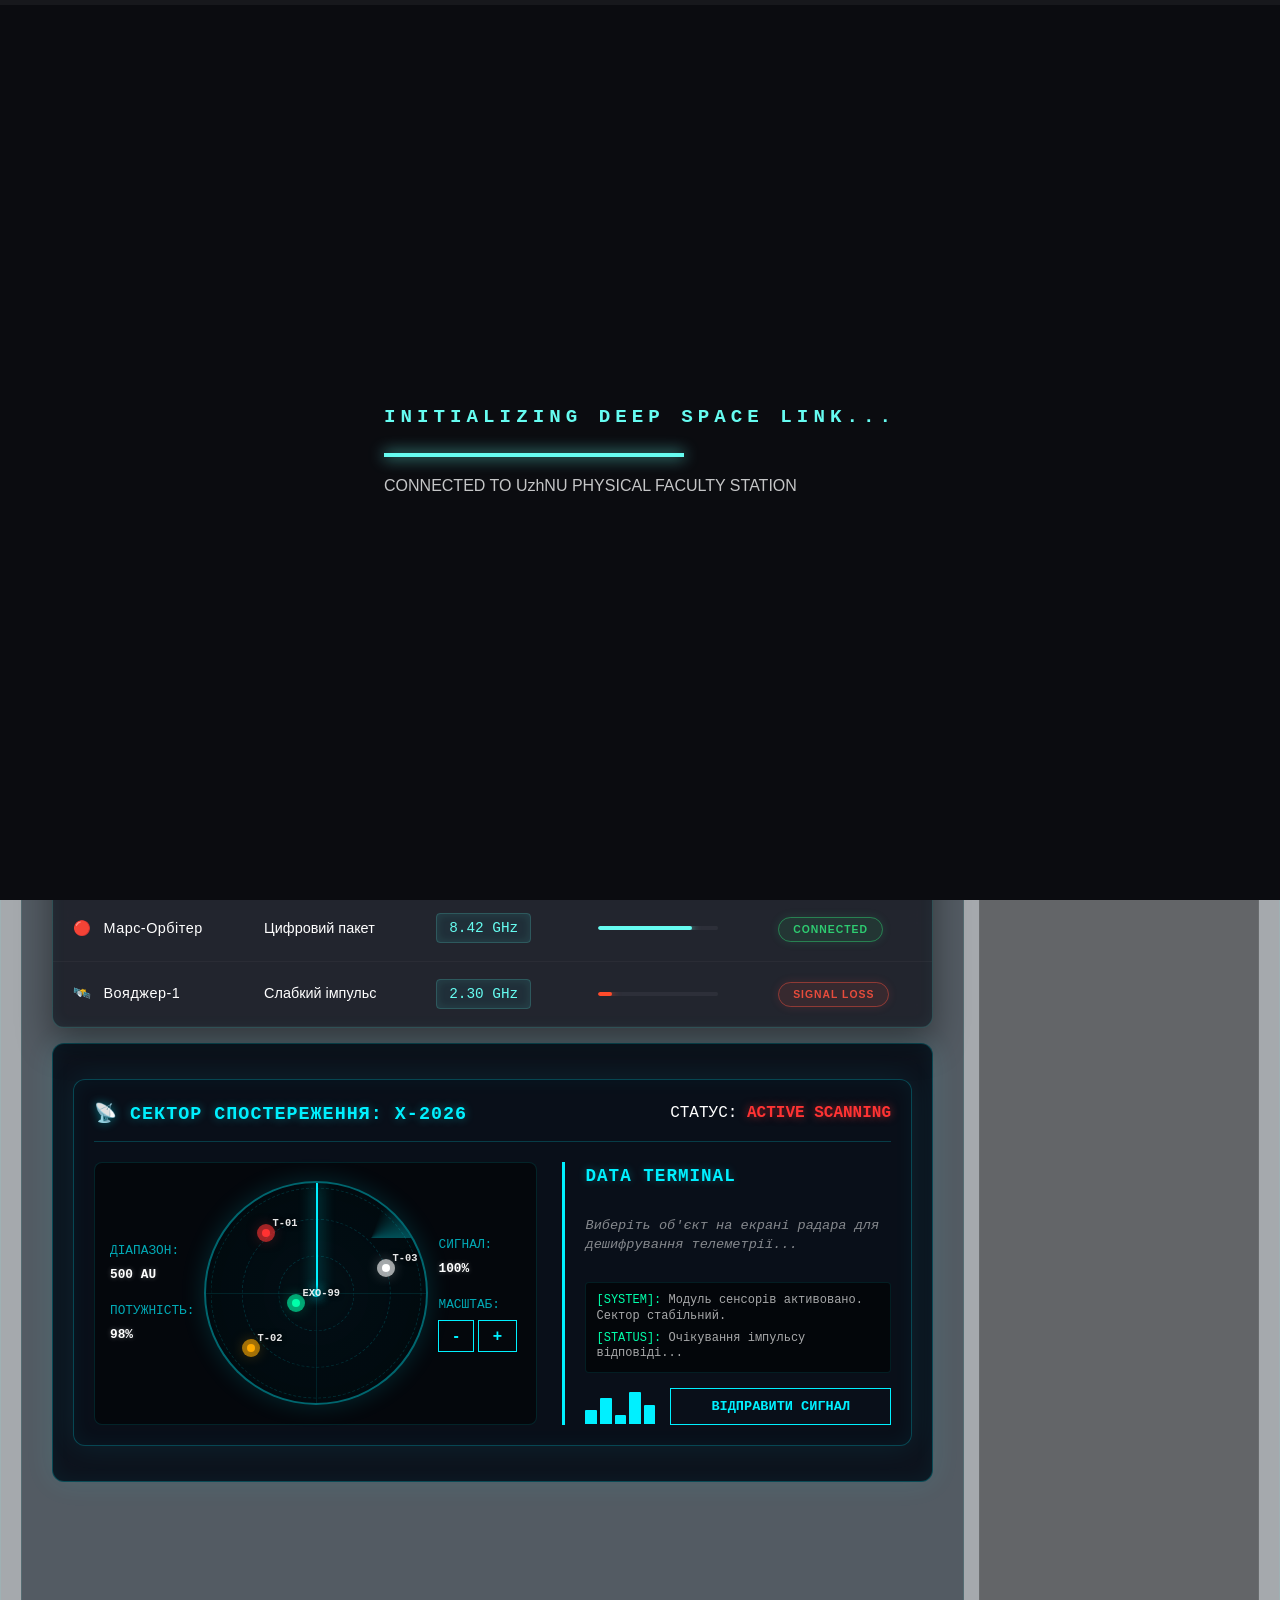
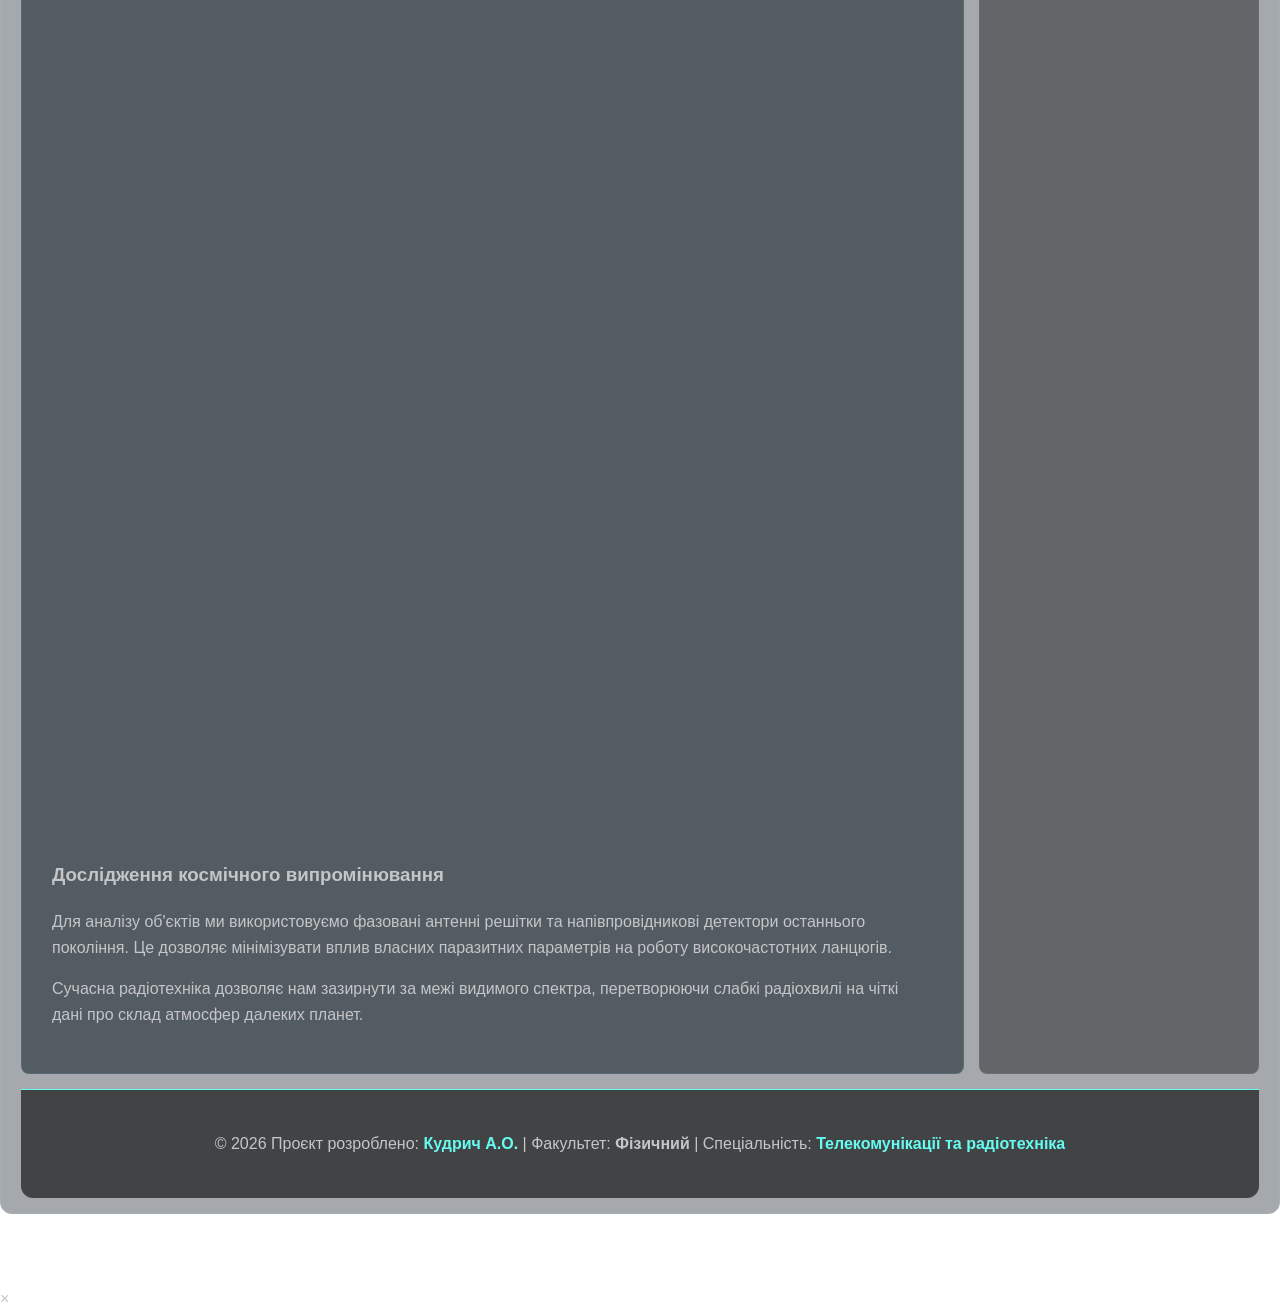
<file: index.html>
<!DOCTYPE html>
<html lang="uk">
<head>
    <meta charset="UTF-8">
    <meta name="viewport" content="width=device-width, initial-scale=1.0">
    <title>Космічні Дослідження</title>
    <link rel="icon" href="favicon.ico" type="image/x-icon">
    <link rel="stylesheet" href="style.css">
	<style>
/* Головний контейнер адаптується під ширину екрана */
  .radar-section {
    background: rgba(10, 16, 26, 0.95);
    border: 1px solid rgba(0, 240, 255, 0.25);
    border-radius: 12px;
    padding: 20px;
    box-shadow: 0 0 30px rgba(0, 240, 255, 0.08), inset 0 0 20px rgba(0, 240, 255, 0.05);
    font-family: 'Courier New', Courier, monospace;
    color: #ffffff;
    max-width: 1050px;
    margin: 15px auto;
    box-sizing: border-box;
  }

  .radar-header {
    display: flex;
    justify-content: space-between;
    align-items: center;
    border-bottom: 1px solid rgba(0, 240, 255, 0.2);
    padding-bottom: 12px;
    margin-bottom: 20px;
    flex-wrap: wrap;
    gap: 10px;
  }

  .radar-title {
    font-size: 1.15rem;
    font-weight: bold;
    color: #00f0ff;
    text-shadow: 0 0 10px rgba(0, 240, 255, 0.4);
    letter-spacing: 1px;
  }

  .scanning-blink {
    color: #ff3333;
    font-weight: bold;
    text-shadow: 0 0 8px rgba(255, 51, 51, 0.6);
    animation: radar-blink-anim 1.5s infinite ease-in-out;
  }

  /* НАСТРОЙКА СІТКИ: На ПК — 2 колонки, на Смартфонах — 1 колонка */
  .radar-body {
    display: grid;
    grid-template-columns: 1.35fr 1fr;
    gap: 25px;
  }

  /* Спеціальний мобільний контейнер екрана */
  .radar-display-container {
    display: flex;
    align-items: center;
    justify-content: space-between;
    background: rgba(0, 0, 0, 0.5);
    border-radius: 8px;
    padding: 15px;
    border: 1px solid rgba(0, 240, 255, 0.12);
    gap: 10px;
  }

  .radar-meta {
    display: flex;
    flex-direction: column;
    gap: 15px;
    font-size: 0.8rem;
    width: 25%;
  }

  .meta-label { color: rgba(0, 240, 255, 0.7); display: block; margin-bottom: 4px; }
  .neon-text { color: #ffffff; font-weight: bold; text-shadow: 0 0 5px rgba(255,255,255,0.3); }
  .btn-group { display: flex; gap: 4px; margin-top: 5px; }
  
  .radar-btn {
    background: transparent;
    border: 1px solid #00f0ff;
    color: #00f0ff;
    padding: 6px 14px; /* Збільшено для кращого тачу на ТФ */
    cursor: pointer;
    font-weight: bold;
    font-size: 1rem;
    transition: all 0.2s ease;
  }

  .radar-btn:hover {
    background: rgba(0, 240, 255, 0.2);
    box-shadow: 0 0 8px #00f0ff;
  }

  /* Фіксоване адаптивне коло радара */
  .radar-screen {
    position: relative;
    width: 220px;
    height: 220px;
    background: radial-gradient(circle, rgba(0,35,45,0.3) 0%, rgba(0,8,12,0.9) 100%);
    border: 2px solid rgba(0, 240, 255, 0.4);
    border-radius: 50%;
    overflow: hidden;
    box-shadow: 0 0 25px rgba(0, 240, 255, 0.15);
    flex-shrink: 0;
  }

  .radar-sweep-arm {
    position: absolute;
    width: 50%; height: 50%;
    top: 0; left: 50%;
    transform-origin: left bottom;
    animation: sweep-rotation-anim 4s linear infinite;
    z-index: 2;
    pointer-events: none;
  }

  .sweep-line {
    position: absolute; left: 0; bottom: 0;
    width: 2px; height: 100%;
    background: #00f0ff;
    box-shadow: 0 0 15px #00f0ff;
  }

  .sweep-fade {
    position: absolute; right: 0; bottom: 0;
    width: 100%; height: 100%;
    background: conic-gradient(from 0deg, rgba(0, 240, 255, 0.3) 0deg, rgba(0, 240, 255, 0) 70deg);
    transform: scaleX(-1) rotate(-90deg);
    transform-origin: left bottom;
  }

  .radar-circle {
    position: absolute; top: 50%; left: 50%;
    transform: translate(-50%, -50%);
    border: 1px dashed rgba(0, 240, 255, 0.15);
    border-radius: 50%;
    pointer-events: none;
  }
  .c-1 { width: 33.3%; height: 33.3%; }
  .c-2 { width: 66.6%; height: 66.6%; }
  .c-3 { width: 95%; height: 95%; }

  .radar-cross-x, .radar-cross-y {
    position: absolute; background: rgba(0, 240, 255, 0.1); pointer-events: none;
  }
  .radar-cross-x { width: 100%; height: 1px; top: 50%; left: 0; }
  .radar-cross-y { height: 100%; width: 1px; left: 50%; top: 0; }

  .radar-targets-layer {
    position: absolute; width: 100%; height: 100%; top: 0; left: 0; z-index: 3;
  }

  /* ТОЧКИ (БЛІПИ) З ЗБІЛЬШЕНОЮ ЗОНОЮ КЛІКУ ДЛЯ ПАЛЬЦІВ */
  .blip {
    position: absolute;
    width: 8px; height: 8px;
    border-radius: 50%;
    transform: translate(-50%, -50%);
    cursor: pointer;
    transition: left 0.4s cubic-bezier(0.25, 0.8, 0.25, 1), 
                top 0.4s cubic-bezier(0.25, 0.8, 0.25, 1), 
                transform 0.2s ease, opacity 0.3s ease;
  }

  /* НЕВИДИМИЙ СУПЕР-ХІТБОКС (Щоб на телефоні легко натискалося палицями) */
  .blip::after {
    content: '';
    position: absolute;
    top: -10px; left: -10px;
    width: 28px; height: 28px;
    border-radius: 50%;
    background: transparent;
  }

  .blip:hover { transform: translate(-50%, -50%) scale(1.5); z-index: 10; }

  .blip-pulse-ring {
    position: absolute; top: -5px; left: -5px;
    width: 18px; height: 18px;
    border-radius: 50%;
    background: inherit;
    opacity: 0.6;
    animation: ring-pulse-anim 2s infinite ease-in-out;
    pointer-events: none;
  }

  .blip-id {
    position: absolute; top: -14px; left: 10px;
    font-size: 0.65rem; font-weight: bold;
    color: rgba(255, 255, 255, 0.9);
    text-shadow: 0 0 5px #000;
    white-space: nowrap;
    pointer-events: none;
  }

  .center-base { background: #00f0ff; top: 50%; left: 50%; box-shadow: 0 0 12px #00f0ff; cursor: default; }
  .center-base::after { display: none; }
  .target-red { background: #ff3333; box-shadow: 0 0 15px #ff3333; }
  .target-orange { background: #ffaa00; box-shadow: 0 0 15px #ffaa00; }
  .target-white { background: #ffffff; box-shadow: 0 0 15px #ffffff; }
  .target-cyan { background: #00ffaa; box-shadow: 0 0 15px #00ffaa; }

  /* ПАНЕЛЬ ТЕРМІНАЛУ */
  .radar-terminal {
    border-left: 3px solid #00f0ff;
    padding-left: 20px;
    display: flex;
    flex-direction: column;
  }

  .terminal-title {
    font-size: 1.1rem; color: #00f0ff; font-weight: bold;
    margin-bottom: 12px; text-shadow: 0 0 8px rgba(0, 240, 255, 0.3);
  }

  .terminal-content { display: flex; flex-direction: column; flex-grow: 1; justify-content: space-between; }
  .terminal-guide { font-size: 0.85rem; color: rgba(255, 255, 255, 0.5); font-style: italic; line-height: 1.4; }

  .object-info-panel {
    background: rgba(0, 240, 255, 0.04);
    border: 1px dashed rgba(0, 240, 255, 0.35);
    padding: 12px;
    border-radius: 4px;
    margin-bottom: 15px;
    animation: card-appear-anim 0.3s ease-out;
  }

  .info-header { display: flex; justify-content: space-between; align-items: center; margin-bottom: 10px; border-bottom: 1px solid rgba(0, 240, 255, 0.15); padding-bottom: 4px;}
  .info-title { color: #00f0ff; font-weight: bold; font-size: 0.9rem; }
  
  .hazard-badge { font-size: 0.65rem; padding: 2px 6px; border-radius: 3px; font-weight: bold; }
  .hazard-critical { background: rgba(255, 51, 51, 0.2); color: #ff3333; border: 1px solid #ff3333; }
  .hazard-high { background: rgba(255, 170, 0, 0.2); color: #ffaa00; border: 1px solid #ffaa00; }
  .hazard-safe { background: rgba(0, 255, 170, 0.2); color: #00ffaa; border: 1px solid #00ffaa; }

  .info-grid { display: flex; flex-direction: column; gap: 5px; }
  .info-row { font-size: 0.85rem; color: rgba(255, 255, 255, 0.9); }

  .terminal-logs {
    background: rgba(0, 0, 0, 0.6);
    border: 1px solid rgba(0, 240, 255, 0.1);
    padding: 10px; border-radius: 4px;
    font-size: 0.75rem; display: flex; flex-direction: column; gap: 6px;
    margin-top: 15px; margin-bottom: 15px;
  }
  .log-tag { color: #00ffaa; }
  .log-line { color: rgba(255, 255, 255, 0.65); line-height: 1.3; }

  .terminal-footer { display: flex; align-items: center; justify-content: space-between; gap: 15px; }
  .signal-graph { display: flex; align-items: flex-end; gap: 3px; height: 35px; width: 70px; flex-shrink: 0; }
  .graph-bar {
    flex-grow: 1; background: #00f0ff;
    border-radius: 1px 1px 0 0; animation: bar-vibration-anim 1s infinite ease-in-out alternate;
    transform-origin: bottom;
  }

  .send-signal-btn {
    background: transparent; border: 1px solid #00f0ff; color: #00f0ff;
    padding: 10px 16px; font-family: inherit; font-weight: bold; font-size: 0.85rem;
    cursor: pointer; transition: all 0.2s ease; flex-grow: 1; text-align: center;
  }
  .send-signal-btn:hover { background: #00f0ff; color: #000; box-shadow: 0 0 15px rgba(0, 240, 255, 0.4); }

  /* ===================== МОДАЛЬНЕ ВІКНО ========================= */
  .radar-modal-overlay {
    position: fixed; top: 0; left: 0; width: 100%; height: 100%;
    background: rgba(5, 10, 15, 0.88); backdrop-filter: blur(5px);
    z-index: 1000; display: flex; align-items: center; justify-content: center;
    opacity: 0; pointer-events: none; transition: opacity 0.3s ease;
    padding: 15px;
  }
  .radar-modal-overlay.active { opacity: 1; pointer-events: auto; }

  .radar-modal-window {
    background: #0a101a; border: 2px solid #00f0ff; border-radius: 8px;
    width: 100%; max-width: 420px; padding: 20px; position: relative;
    box-shadow: 0 0 35px rgba(0, 240, 255, 0.2); font-family: 'Courier New', Courier, monospace; color: #fff;
    box-sizing: border-box;
  }
  .modal-cyber-lines {
    position: absolute; top: 0; left: 0; width: 100%; height: 4px;
    background: linear-gradient(90deg, #00f0ff, transparent, #ff3333);
  }

  .modal-header { display: flex; justify-content: space-between; align-items: center; margin-bottom: 15px; }
  .modal-title { font-size: 0.95rem; font-weight: bold; color: #00f0ff; }
  .modal-close-btn { background: transparent; border: none; color: rgba(255,255,255,0.6); font-size: 1.4rem; cursor: pointer; padding: 5px; }

  .pulse-transmission-animation { position: relative; width: 80px; height: 80px; margin: 0 auto 15px; }
  .core-dot {
    position: absolute; top: 50%; left: 50%; transform: translate(-50%, -50%);
    width: 12px; height: 12px; background: #00f0ff; border-radius: 50%; box-shadow: 0 0 10px #00f0ff;
  }
  .wave-ring {
    position: absolute; top: 0; left: 0; width: 80px; height: 80px;
    border: 2px solid #00f0ff; border-radius: 50%; opacity: 0;
    animation: wave-spread-anim 2.5s infinite linear;
  }
  .wr-2 { animation-delay: 0.8s; }
  .wr-3 { animation-delay: 1.6s; }

  .transmission-status-text { font-size: 0.8rem; text-align: center; color: #00ffaa; margin-bottom: 12px; }

  .cyber-progress-container {
    background: rgba(0, 240, 255, 0.05); border: 1px solid rgba(0, 240, 255, 0.3);
    height: 12px; border-radius: 2px; overflow: hidden; margin-bottom: 15px;
  }
  .cyber-progress-bar { height: 100%; width: 0%; background: linear-gradient(90deg, #00f0ff, #00ffaa); transition: width 0.1s linear; }

  .modal-live-logs {
    background: rgba(0,0,0,0.4); border: 1px solid rgba(255,255,255,0.05);
    padding: 10px; font-size: 0.7rem; color: rgba(255,255,255,0.6);
    display: flex; flex-direction: column; gap: 4px; min-height: 60px;
  }

  .modal-complete-btn {
    background: rgba(0, 240, 255, 0.04); border: 1px solid #00f0ff; color: #00f0ff;
    width: 100%; padding: 12px; margin-top: 15px; font-family: inherit; font-weight: bold; font-size: 0.85rem;
    cursor: pointer; display: none; animation: card-appear-anim 0.4s ease-out;
  }
  .modal-complete-btn:hover { background: #00f0ff; color: #01080e; }

  /* ====================================================================== */
  /* ===================== МЕДІА-ЗАПИТИ ДЛЯ МОБІЛОК (📱) =================== */
  /* ====================================================================== */
  @media (max-width: 768px) {
    .radar-body {
      grid-template-columns: 1fr; /* Перебудова в 1 колонку */
      gap: 15px;
    }
    
    .radar-display-container {
      flex-direction: row;
      justify-content: space-around;
      padding: 10px;
    }

    .radar-meta {
      width: auto;
      gap: 10px;
    }

    .radar-terminal {
      border-left: none;
      border-top: 3px solid #00f0ff; /* Лінія тепер зверху */
      padding-left: 0;
      padding-top: 15px;
    }

    .radar-screen {
      width: 180px; /* Злегка зменшуємо екран, щоб вліз на маленькі ТФ */
      height: 180px;
    }

    /* Адаптація збережених координат на маленькому радарі */
    .blip-id { display: none; } /* Ховаємо ID на мобільних, щоб не захаращувати інтерфейс */
  }

  @keyframes sweep-rotation-anim { from { transform: rotate(0deg); } to { transform: rotate(360deg); } }
  @keyframes radar-blink-anim { 0%, 100% { opacity: 1; } 50% { opacity: 0.2; } }
  @keyframes ring-pulse-anim { 0% { transform: scale(0.5); opacity: 0.9; } 100% { transform: scale(2); opacity: 0; } }
  @keyframes bar-vibration-anim { from { transform: scaleY(1); } to { transform: scaleY(0.2); } }
  @keyframes card-appear-anim { from { opacity: 0; transform: translateY(6px); } to { opacity: 1; transform: translateY(0); } }
  @keyframes wave-spread-anim { 0% { transform: scale(0.1); opacity: 1; } 100% { transform: scale(1.2); opacity: 0; border-color: #00ffaa; } }
</style>
</head>
<body>

    <canvas id="stars-canvas"></canvas>

    <div id="loader-overlay">
        <div class="loader-content">
            <div class="scanner-line"></div>
            <h2 class="loading-text">INITIALIZING DEEP SPACE LINK...</h2>
            <div class="progress-container">
                <div id="progress-fill"></div>
            </div>
            <p class="system-status">CONNECTED TO UzhNU PHYSICAL FACULTY STATION</p>
        </div>
    </div>

    <div class="scroll-container">
        <div class="scroll-indicator" id="progress-bar"></div>
    </div>
    
    <div class="layout-wrapper">
    
        <div id="home-page" class="page-content"></div>

        <div id="solar-page" class="page-content" style="display: none;">
            <h2 class="terminal-title">МОНІТОРИНГ СОНЯЧНОЇ СИСТЕМИ</h2>
            <div class="iframe-container" style="height: 600px; border: 1px solid #66fcf1;">
                <iframe src="https://eyes.nasa.gov/apps/solar-system/#/home" width="100%" height="100%" frameborder="0"></iframe>
            </div>
        </div>

        <div id="exo-page" class="page-content" style="display: none;">
            <h2 class="terminal-title">АРХІВ ЕКЗОПЛАНЕТ</h2>
            <p>Доступ до бази даних кеплерових об'єктів...</p>
        </div>

        <header class="header">
            <a href="index.html" class="logo-link">
                <h1>
                    <span class="glitch-word" data-text="ВІДКРИТИЙ">ВІДКРИТИЙ</span>
                    <span class="neon-word">КОСМОС</span>
                </h1>
            </a>
        </header>
               
        <div class="image-box">
            <img src="space-img.jpg" alt="Галактика" id="theme-image">
        </div>

        <nav class="menu">
            <ul>
                <li><a href="index.html">Головна</a></li>
                <li><a href="solar.html">Сонячна система</a></li>
                <li><a href="exo.html">Екзопланети</a></li>
                <li><a href="chorni.html">Чорні діри</a></li>
                <li><a href="teles.html">Телескопи</a></li>
                <li><a href="mnasa.html">Місії NASA</a></li>
                <li><a href="gallarey.html">Галерея</a></li>
                <li><a href="contact.html">Контакти</a></li>
            </ul>
        </nav>
        
        <main class="main-content">
            <section class="intro-section">
                <h2>🛰️ ТЕХНІЧНИЙ МОНІТОРІНГ СИСТЕМ</h2>
                <p>Аналіз сигналів далекого космосу та стан ретрансляторів у реальному часі.</p>
            </section>
    
            <div class="signal-container">
                <h3 style="color: var(--accent); font-size: 0.9rem; margin-bottom: 10px;">🔴 LIVE SIGNAL MONITOR</h3>
                <div class="signal-monitor-box">
                    <canvas id="oscilloscope"></canvas>
                </div>
            </div>

            <div class="stats-grid">
                <div class="stat-card">
                    <span class="stat-label">Активні місії</span>
                    <span class="stat-value">12</span>
                </div>
                <div class="stat-card">
                    <span class="stat-label">Затримка сигналу</span>
                    <span class="stat-value" id="signal-delay">14.2 мс</span>
                </div>
                <div class="stat-card">
                    <span class="stat-label">Статус мережі</span>
                    <span class="stat-value green">ONLINE</span>
                </div>
            </div>

            <div class="table-container">
                <div class="table-header-box">
                    <h3>📡 ТЕЛЕМЕТРІЯ ДАЛЕКОГО ЗВ'ЯЗКУ</h3>
                    <span class="live-indicator">LIVE SCANNING</span>
                </div>
                <table class="space-table">
                    <thead>
                        <tr>
                            <th>ОБ'ЄКТ</th>
                            <th>ТИП СИГНАЛУ</th>
                            <th>ЧАСТОТА</th>
                            <th>ПОТУЖНІСТЬ</th>
                            <th>СТАТУС МОДУЛЯ</th>
                        </tr>
                    </thead>
                    <tbody>
                        <tr>
                            <td><div class="obj-name"><span>🌍</span> Земля (Base)</div></td>
                            <td>Широкосмуговий</td>
                            <td><code class="freq" id="freq-earth">14.15 GHz</code></td>
                            <td>
                                <div class="signal-bar"><div class="fill power-bar" style="width: 100%"></div></div>
                            </td>
                            <td><span class="badge status-ok">CONNECTED</span></td>
                        </tr>
                        <tr>
                            <td><div class="obj-name"><span>🔴</span> Марс-Орбітер</div></td>
                            <td>Цифровий пакет</td>
                            <td><code class="freq" id="freq-mars">8.42 GHz</code></td>
                            <td>
                                <div class="signal-bar"><div class="fill power-bar" style="width: 78%"></div></div>
                            </td>
                            <td><span class="badge status-ok">CONNECTED</span></td>
                        </tr>
                        <tr>
                            <td><div class="obj-name"><span>🛰️</span> Вояджер-1</div></td>
                            <td>Слабкий імпульс</td>
                            <td><code class="freq" id="freq-voyager">2.30 GHz</code></td>
                            <td>
                                <div class="signal-bar"><div class="fill warning power-bar" style="width: 12%"></div></div>
                            </td>
                            <td><span class="badge status-error">SIGNAL LOSS</span></td>
                        </tr>
                    </tbody>
                </table>
            </div>
            
            <section class="radar-section">
            <div class="radar-section">
  
  <div class="radar-header">
    <div class="radar-title">📡 СЕКТОР СПОСТЕРЕЖЕННЯ: X-2026</div>
    <div class="radar-status">СТАТУС: <span class="scanning-blink">ACTIVE SCANNING</span></div>
  </div>

  <div class="radar-body">
    
    <div class="radar-display-container">
      
      <div class="radar-meta meta-left">
        <div class="meta-item">
          <span class="meta-label">ДІАПАЗОН:</span> 
          <span id="radar-range-val" class="neon-text">500 AU</span>
        </div>
        <div class="meta-item"><span class="meta-label">ПОТУЖНІСТЬ:</span> <span class="neon-text">98%</span></div>
      </div>

      <div class="radar-screen">
        <div class="radar-circle c-1"></div>
        <div class="radar-circle c-2"></div>
        <div class="radar-circle c-3"></div>
        <div class="radar-cross-x"></div>
        <div class="radar-cross-y"></div>
        
        <div class="radar-sweep-arm">
          <div class="sweep-line"></div>
          <div class="sweep-fade"></div>
        </div>

        <div class="radar-targets-layer">
          <div class="blip center-base"></div>
          
          <div class="blip target-red interactive-blip" 
               data-x="-50" data-y="-60"
               data-id="T-01" 
               data-name="Астероїд T-01" 
               data-type="Клас: М-металевий (Залізо/Нікель)" 
               data-distance="Дистанція: 142 AU"
               data-temp="Температура: -185°C"
               data-mass="Маса: 4.2 × 10¹² кг"
               data-atmosphere="Атмосфера: Відсутня"
               data-hazard="CRITICAL DANGER">
            <span class="blip-pulse-ring"></span>
            <span class="blip-id">T-01</span>
          </div>
          
          <div class="blip target-orange interactive-blip" 
               data-x="-65" data-y="55"
               data-id="T-02" 
               data-name="Уламок станції T-02" 
               data-type="Клас: Штучне космічне сміття" 
               data-distance="Дистанція: 210 AU"
               data-temp="Температура: -40°C"
               data-mass="Маса: 180 тонн"
               data-atmosphere="Атмосфера: Контейнерні гази"
               data-hazard="NONE">
            <span class="blip-pulse-ring"></span>
            <span class="blip-id">T-02</span>
          </div>
          
          <div class="blip target-white interactive-blip" 
               data-x="70" data-y="-25"
               data-id="T-03" 
               data-name="Радіо-Аномалія T-03" 
               data-type="Клас: Пульсуюче випромінювання" 
               data-distance="Дистанція: 380 AU"
               data-temp="Температура: Невизначено"
               data-mass="Маса: Світлова сингулярність"
               data-atmosphere="Атмосфера: Іонізуюче поле"
               data-hazard="HIGH HAZARD">
            <span class="blip-pulse-ring"></span>
            <span class="blip-id">T-03</span>
          </div>
          
          <div class="blip target-cyan interactive-blip" 
               data-x="-20" data-y="10"
               data-id="EXO-99" 
               data-name="Екзопланета EXO-99" 
               data-type="Клас: Суперземля (Карбонатна)" 
               data-distance="Дистанція: 45 AU"
               data-temp="Температура: +22°C"
               data-mass="Маса: 1.4 Маси Землі"
               data-atmosphere="Атмосфера: Кисень 24%, Азот"
               data-hazard="HABITABLE ZONE">
            <span class="blip-pulse-ring"></span>
            <span class="blip-id">EXO-99</span>
          </div>
        </div>
      </div>

      <div class="radar-meta meta-right">
        <div class="meta-item"><span class="meta-label">СИГНАЛ:</span> <span class="neon-text">100%</span></div>
        <div class="meta-item radar-controls">
          <span class="meta-label">МАСШТАБ:</span>
          <div class="btn-group">
            <button class="radar-btn" id="radar-zoom-out">-</button>
            <button class="radar-btn" id="radar-zoom-in">+</button>
          </div>
        </div>
      </div>

    </div>

    <div class="radar-terminal">
      <div class="terminal-title">DATA TERMINAL</div>
      <div class="terminal-content">
        
        <p class="terminal-guide" id="terminal-instruction">Виберіть об'єкт на екрані радара для дешифрування телеметрії...</p>
        
        <div class="object-info-panel" id="object-info" style="display: none;">
          <div class="info-header">
            <span class="info-title" id="obj-name">ОБ'ЄКТ: ---</span>
            <span class="hazard-badge" id="obj-hazard">---</span>
          </div>
          <div class="info-grid">
            <div class="info-row" id="obj-type">Клас: ---</div>
            <div class="info-row" id="obj-distance">Дистанція: ---</div>
            <div class="info-row" id="obj-temp">Температура: ---</div>
            <div class="info-row" id="obj-mass">Маса: ---</div>
            <div class="info-row" id="obj-atmosphere">Атмосфера: ---</div>
          </div>
        </div>

        <div class="terminal-logs">
          <div class="log-line"><span class="log-tag">[SYSTEM]:</span> Модуль сенсорів активовано. Сектор стабільний.</div>
          <div class="log-line" id="latest-log"><span class="log-tag">[STATUS]:</span> Очікування імпульсу відповіді...</div>
        </div>

        <div class="terminal-footer">
          <div class="signal-graph">
            <div class="graph-bar" style="height: 40%; animation-duration: 0.6s;"></div>
            <div class="graph-bar" style="height: 75%; animation-duration: 0.4s;"></div>
            <div class="graph-bar" style="height: 25%; animation-duration: 0.8s;"></div>
            <div class="graph-bar" style="height: 90%; animation-duration: 0.5s;"></div>
            <div class="graph-bar" style="height: 55%; animation-duration: 0.7s;"></div>
          </div>
          
          <button class="send-signal-btn" id="trigger-signal-pulse">ВІДПРАВИТИ СИГНАЛ</button>
        </div>
      </div>
    </div>

  </div>
</div>

<div class="radar-modal-overlay" id="signal-modal">
  <div class="radar-modal-window">
    <div class="modal-cyber-lines"></div>
    <div class="modal-header">
      <div class="modal-title">🛰️ КВАНТОВИЙ ТРАНСМІТЕР ЦУП</div>
      <button class="modal-close-btn" id="close-modal-btn">✕</button>
    </div>
    <div class="modal-body">
      <div class="pulse-transmission-animation">
        <div class="wave-ring wr-1"></div>
        <div class="wave-ring wr-2"></div>
        <div class="wave-ring wr-3"></div>
        <div class="core-dot"></div>
      </div>
      
      <div class="transmission-status-text" id="transmission-status-title">НАПРАВЛЕННЯ СИГНАЛУ В ГЛИБОКИЙ КОСМОС...</div>
      
      <div class="cyber-progress-container">
        <div class="cyber-progress-bar" id="signal-progress"></div>
      </div>

      <div class="modal-live-logs" id="modal-log-box">
        <div>[CONNECTING]: Пошук несучої частоти...</div>
        <div>[ENCRYPT]: Шифрування пакету даних...</div>
      </div>

      <button class="modal-complete-btn" id="modal-complete-btn">ПІДТВЕРДИТИ ТА ЗАКРИТИ КАНАЛ</button>
    </div>
  </div>
</div>
            </section>

            <section id="solar-system-view" class="fade-in-section" style="margin-top: 50px;">
                <h2 style="color: #66fcf1; font-family: monospace; text-align: center;">СИСТЕМА МОНІТОРИНГУ СОНЯЧНОЇ СИСТЕМИ</h2>
                <div style="width: 100%; height: 600px; border: 1px solid #66fcf1; border-radius: 10px; overflow: hidden; box-shadow: 0 0 20px rgba(102, 252, 241, 0.3);">
                    <iframe src="https://eyes.nasa.gov/apps/solar-system/#/home" width="100%" height="100%" frameborder="0" allowfullscreen></iframe>
                </div>
            </section>

            <section class="log-section fade-in-section">
                <div class="terminal-window">
                    <div class="terminal-header">
                        <span class="dot red"></span>
                        <span class="dot yellow"></span>
                        <span class="dot green"></span>
                        <span class="terminal-title">SYSTEM_LOG_STREAM: VOYAGER_LINK</span>
                    </div>
                    <div id="log-container" class="terminal-body"></div>
                </div>
            </section>

            <section class="details-section">
                <h3>Дослідження космічного випромінювання</h3>
                <p>Для аналізу об'єктів ми використовуємо фазовані антенні решітки та напівпровідникові детектори останнього покоління. Це дозволяє мінімізувати вплив власних паразитних параметрів на роботу високочастотних ланцюгів.</p>
                <p>Сучасна радіотехніка дозволяє нам зазирнути за межі видимого спектра, перетворюючи слабкі радіохвилі на чіткі дані про склад атмосфер далеких планет.</p>
            </section>
        </main>

        <footer class="footer">
            <p>© 2026 Проєкт розроблено: <span class="highlight">Кудрич А.О.</span> | Факультет: <b>Фізичний</b> | Спеціальність: <span class="highlight">Телекомунікації та радіотехніка</span></p>
        </footer>

    </div>
    
    <div class="monitor-card fade-in-section"></div>
    <div class="telemetry-table fade-in-section"></div>
    <div class="radar-section fade-in-section"></div>

    <div id="imageModal" class="modal">
        <span class="close">&times;</span>
        <img class="modal-content" id="img01">
    </div>
	
    <div id="signal-modal" class="modal-overlay">
        <div class="modal-window">
            <div class="modal-header">
                <span class="status-dot"></span>
                <span class="title">SYSTEM TRANSMISSION</span>
            </div>
            <div class="modal-body">
                <i class="fas fa-satellite-dish pulse-icon"></i>
                <p id="signal-status-text">Ініціалізація зв'язку...</p>
                <div class="mini-progress">
                    <div class="mini-bar"></div>
                </div>
            </div>
            <div class="modal-footer">
                <button onclick="closeSignalModal()" class="modal-btn">ПРИЙНЯТИ</button>
            </div>
        </div>
    </div>	

    <script>
        window.onscroll = function() {
            let winScroll = document.body.scrollTop || document.documentElement.scrollTop;
            let height = document.documentElement.scrollHeight - document.documentElement.clientHeight;
            let scrolled = (winScroll / height) * 100;
            document.getElementById("progress-bar").style.width = scrolled + "%";
        };
    </script>
	
<script>
  document.addEventListener("DOMContentLoaded", function () {
    // Коефіцієнти масштабу динамічно адаптовані під мобільний радіус екрана
    const isMobile = window.innerWidth <= 768;
    const baseRadiusMod = isMobile ? 0.75 : 1.0;

    const zoomLevels = [
      { factor: 0.45 * baseRadiusMod, label: "1000 AU" },
      { factor: 1.0 * baseRadiusMod,  label: "500 AU" },
      { factor: 1.8 * baseRadiusMod,  label: "250 AU" }
    ];
    let currentZoomIndex = 1; 
    
    const blips = document.querySelectorAll(".interactive-blip");
    const rangeDisplay = document.getElementById("radar-range-val");

    function updateRadarScaling() {
      const factor = zoomLevels[currentZoomIndex].factor;
      rangeDisplay.textContent = zoomLevels[currentZoomIndex].label;
      const maxLimit = isMobile ? 86 : 116; // Границя видимості кола

      blips.forEach(blip => {
        const bx = parseFloat(blip.getAttribute("data-x"));
        const by = parseFloat(blip.getAttribute("data-y"));
        
        const finalX = bx * factor;
        const finalY = by * factor;
        const distanceFromCenter = Math.sqrt(finalX * finalX + finalY * finalY);
        
        if (distanceFromCenter > maxLimit) {
          blip.style.opacity = "0";
          blip.style.pointerEvents = "none";
        } else {
          blip.style.opacity = "1";
          blip.style.pointerEvents = "auto";
          blip.style.left = `calc(50% + ${finalX}px)`;
          blip.style.top = `calc(50% + ${finalY}px)`;
        }
      });
    }

    document.getElementById("radar-zoom-in").addEventListener("click", function() {
      if (currentZoomIndex < zoomLevels.length - 1) {
        currentZoomIndex++;
        updateRadarScaling();
      }
    });

    document.getElementById("radar-zoom-out").addEventListener("click", function() {
      if (currentZoomIndex > 0) {
        currentZoomIndex--;
        updateRadarScaling();
      }
    });

    updateRadarScaling();

    // --- ОБРОБКА ТАЧІВ / КЛІКІВ ---
    const instruction = document.getElementById("terminal-instruction");
    const infoPanel = document.getElementById("object-info");
    const latestLog = document.getElementById("latest-log");
    
    const objName = document.getElementById("obj-name");
    const objHazard = document.getElementById("obj-hazard");
    const objType = document.getElementById("obj-type");
    const objDistance = document.getElementById("obj-distance");
    const objTemp = document.getElementById("obj-temp");
    const objMass = document.getElementById("obj-mass");
    const objAtmosphere = document.getElementById("obj-atmosphere");

    function handleBlipActivation(elem) {
      const id = elem.getAttribute("data-id");
      const name = elem.getAttribute("data-name");
      const type = elem.getAttribute("data-type");
      const dist = elem.getAttribute("data-distance");
      const temp = elem.getAttribute("data-temp");
      const mass = elem.getAttribute("data-mass");
      const atmos = elem.getAttribute("data-atmosphere");
      const hazardText = elem.getAttribute("data-hazard");

      instruction.style.display = "none";
      infoPanel.style.display = "block";

      objName.textContent = "🎯 " + name.toUpperCase();
      objType.textContent = type;
      objDistance.textContent = dist;
      objTemp.textContent = temp;
      objMass.textContent = mass;
      objAtmosphere.textContent = atmos;
      
      objHazard.textContent = hazardText;
      objHazard.className = "hazard-badge"; 
      if (hazardText.includes("CRITICAL")) {
        objHazard.classList.add("hazard-critical");
      } else if (hazardText.includes("HIGH") || hazardText.includes("DANGER")) {
        objHazard.classList.add("hazard-high");
      } else {
        objHazard.classList.add("hazard-safe");
      }

      latestLog.innerHTML = `<span class="log-tag">[DECODE]:</span> Сенсор активовано на ${id}. Передача телеметрії...`;
      
      // Скролимо вниз до терміналу на мобільних пристроях для зручності
      if(isMobile) {
        infoPanel.scrollIntoView({ behavior: "smooth", block: "nearest" });
      }
    }

    blips.forEach(blip => {
      blip.addEventListener("click", function() { handleBlipActivation(this); });
    });

    // --- КВАНТОВИЙ СИГНАЛ ТА МOДАЛКА ---
    const modal = document.getElementById("signal-modal");
    const triggerBtn = document.getElementById("trigger-signal-pulse");
    const closeCrossBtn = document.getElementById("close-modal-btn");
    const modalCompleteBtn = document.getElementById("modal-complete-btn");
    const progressBar = document.getElementById("signal-progress");
    const modalLogBox = document.getElementById("modal-log-box");
    const statusTitle = document.getElementById("transmission-status-title");

    let progressInterval = null;

    function closeModalWindow() {
      modal.classList.remove("active");
      clearInterval(progressInterval);
    }

    triggerBtn.addEventListener("click", function() {
      modal.classList.add("active");
      progressBar.style.width = "0%";
      modalCompleteBtn.style.display = "none";
      statusTitle.textContent = "СИНХРОНІЗАЦІЯ КВАНТОВОГО ПОКУ...";
      statusTitle.style.color = "#00ffaa";

      modalLogBox.innerHTML = `
        <div>[CONNECTING]: З'єднання з супутником...</div>
        <div>[ENCRYPT]: Генерація захищеного токена...</div>
      `;

      let progress = 0;
      progressInterval = setInterval(() => {
        progress += Math.floor(Math.random() * 10) + 5;
        if (progress >= 100) {
          progress = 100;
          clearInterval(progressInterval);
          
          modalLogBox.innerHTML += `<div style="color: #00ffaa;">[SUCCESS]: Сигнал доставлено. Канал стабільний.</div>`;
          statusTitle.textContent = "СЕАНС ЗВ'ЯЗКУ ЗАВЕРШЕНО";
          modalCompleteBtn.style.display = "block";
          
          latestLog.innerHTML = `<span class="log-tag">[TRANSMIT]:</span> Надіслано широкомовний імпульс.`;
        }
        
        progressBar.style.width = progress + "%";

        if (progress > 35 && progress < 55 && !modalLogBox.innerHTML.includes("BROADCAST")) {
          modalLogBox.innerHTML += `<div>[BROADCAST]: Надсилання пакету даних...</div>`;
        }
      }, 120);
    });

    closeCrossBtn.addEventListener("click", closeModalWindow);
    modalCompleteBtn.addEventListener("click", closeModalWindow);
    modal.addEventListener("click", function(e) { if (e.target === modal) closeModalWindow(); });
  });
</script>
    <script src="script.js"></script>
</body>
</html>
</file>
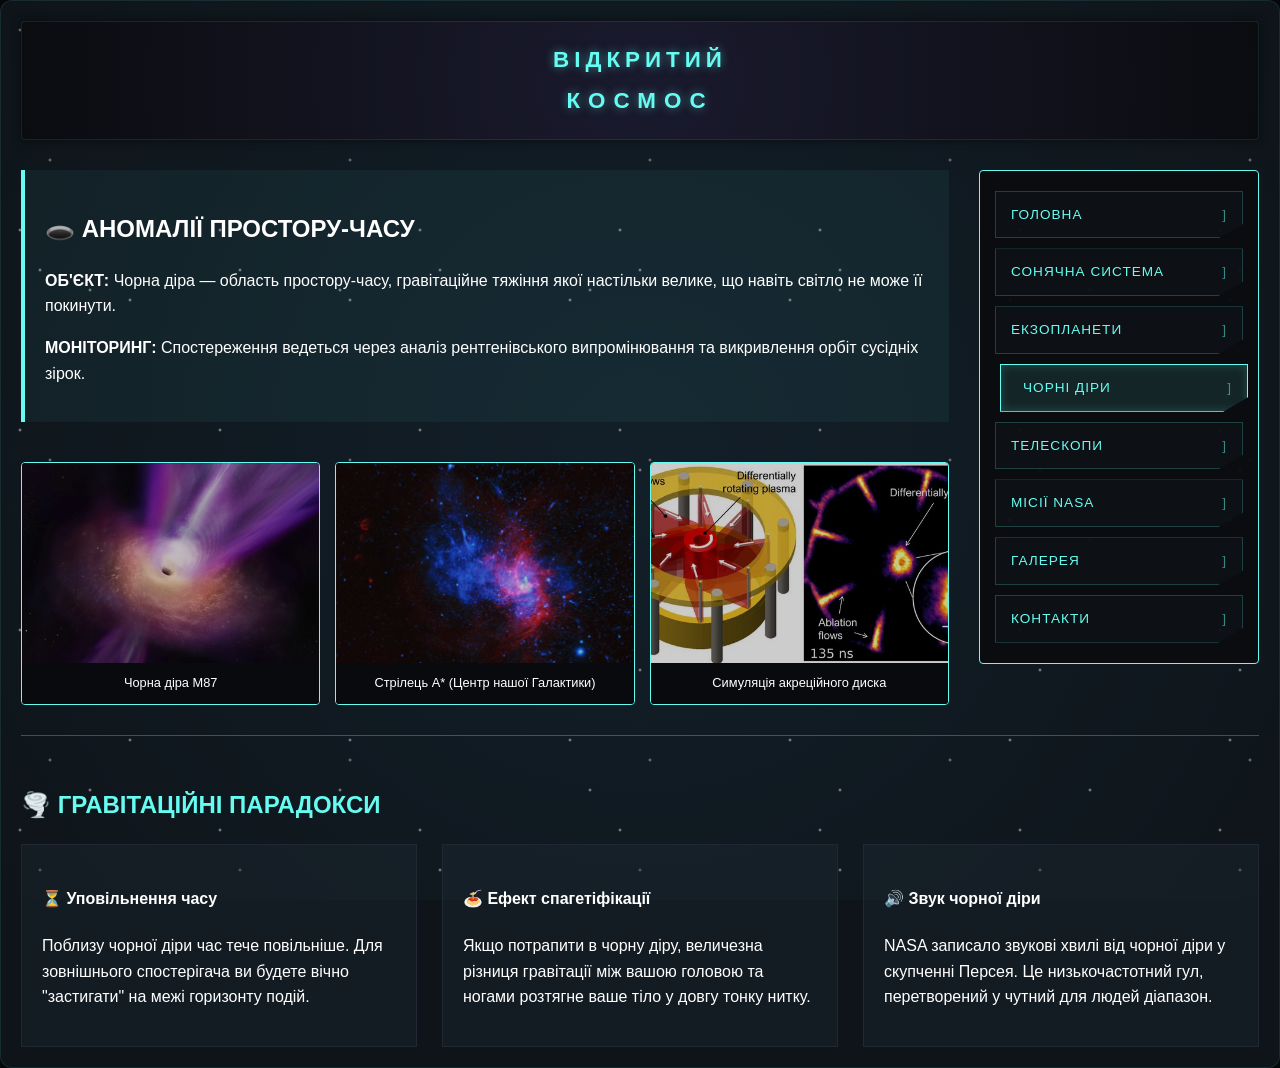
<file: chorni.html>
<!DOCTYPE html>
<html lang="uk">
<head>
    <meta charset="UTF-8">
    <meta name="viewport" content="width=device-width, initial-scale=1.0">
    <title>Чорні Діри | ВІДКРИТИЙ КОСМОС</title>
    <link rel="stylesheet" href="style.css">
	<link rel="icon" href="favicon.ico" type="image/x-icon">
    <style>
        body, html {
            margin: 0;
            padding: 0;
            background: #0b0c10;
            color: #c5c6c7;
            overflow-y: auto;
        }
		
		body {
    /* Колір глибокого космосу */
    background-color: #05080a; 
    
    /* Комбінація: зірковий пил + радіальний градієнт для об'єму */
    background-image: 
        radial-gradient(2px 2px at 20px 30px, #ffffff, rgba(0,0,0,0)),
        radial-gradient(2px 2px at 40px 70px, #ffffff, rgba(0,0,0,0)),
        radial-gradient(2px 2px at 50px 160px, #ddd, rgba(0,0,0,0)),
        radial-gradient(2px 2px at 90px 40px, #fff, rgba(0,0,0,0)),
        radial-gradient(2px 2px at 130px 80px, #fff, rgba(0,0,0,0)),
        radial-gradient(circle at center, #0b1a24 0%, #05080a 100%);
    
    /* Щоб зірки повторювалися по всьому екрану */
    background-size: 200px 200px, 200px 200px, 300px 300px, 250px 250px, 220px 220px, 100% 100%;
    background-attachment: fixed; /* Фон не рухається при прокрутці */
    
    margin: 0;
    color: #fff;
}

        .layout-wrapper {
            max-width: 1400px; 
            margin: 0 auto;
            padding: 20px;
            display: flex;
            flex-direction: column;
            gap: 30px;
        }

        .header { text-align: center; padding: 20px 0; }

        .main-display-row {
            display: flex;
            gap: 30px;
            align-items: flex-start;
        }

        .content-area {
            flex: 1;
            display: flex;
            flex-direction: column;
            gap: 20px;
            min-width: 0;
        }

        .intro-text-block {
            background: rgba(102, 252, 241, 0.05);
            border-left: 4px solid var(--accent);
            padding: 20px;
        }

        /* Стилі для фотогалереї */
        .photo-gallery {
            display: grid;
            grid-template-columns: repeat(auto-fit, minmax(250px, 1fr));
            gap: 15px;
            margin-top: 20px;
        }

        .photo-item {
            border: 1px solid var(--accent);
            border-radius: 4px;
            overflow: hidden;
            background: #000;
        }

        .photo-item img {
            width: 100%;
            height: 200px;
            object-fit: cover;
            display: block;
            transition: transform 0.5s;
            opacity: 0.8;
        }

        .photo-item img:hover {
            transform: scale(1.1);
            opacity: 1;
        }

        .photo-caption {
            padding: 10px;
            font-size: 0.8rem;
            text-align: center;
            background: rgba(11, 12, 16, 0.9);
        }
        /* ВИПРАВЛЕННЯ МЕНЮ */
.sidebar-right {
    width: 280px;            /* Фіксована ширина контейнера */
    flex-shrink: 0;
    border: 1px solid var(--accent);
    padding: 20px 15px;      /* Внутрішні відступи */
    background: rgba(11, 12, 16, 0.95);
    border-radius: 4px;
    display: flex;
    flex-direction: column;
    gap: 10px;               /* Рівномірна відстань між кнопками */
    box-sizing: border-box;  /* Важливо: щоб padding не розширював блок */
}

.terminal-btn {
    display: block;          /* Кнопка стає блоком */
    width: 100%;             /* Займає 100% ширини батьківського контейнера */
    box-sizing: border-box;  /* Враховує внутрішні відступи в ширину */
    padding: 12px 15px;
    background: rgba(102, 252, 241, 0.02);
    border: 1px solid rgba(102, 252, 241, 0.2);
    color: var(--accent);
    text-decoration: none;
    font-size: 0.85rem;
    text-align: left;        /* Вирівнювання по лівому краю для стабільності */
    letter-spacing: 1px;
    transition: all 0.3s ease;
    white-space: nowrap;     /* Текст не переноситься на інший рядок */
    overflow: hidden;        /* Якщо текст задовгий — він не зламає кнопку */
}

/* Ефект при наведенні та для активної сторінки */
.terminal-btn:hover, 
.terminal-btn.active {
    background: rgba(102, 252, 241, 0.1);
    border-color: var(--accent);
    box-shadow: inset 0 0 10px rgba(102, 252, 241, 0.2);
    padding-left: 22px;      /* Легке зміщення вправо при ховері */
}

/* Додаємо невеликий префікс перед текстом для стилю */
.terminal-btn::before {
    content: "[ ";
    opacity: 0.5;
}

.terminal-btn::after {
    content: " ]";
    opacity: 0.5;
    float: right;            /* Закриваюча дужка завжди справа */
}

        .facts-section {
            width: 100%;
            border-top: 1px solid rgba(102, 252, 241, 0.3);
            padding-top: 30px;
        }

        .facts-grid {
            display: grid;
            grid-template-columns: repeat(auto-fit, minmax(300px, 1fr));
            gap: 25px;
        }

        .fact-card {
            background: rgba(31, 40, 51, 0.4);
            border: 1px solid #1f2833;
            padding: 20px;
        }
		
		/* АДАПТАЦІЯ ДЛЯ МОБІЛЬНИХ ПРИСТРОЇВ*/
@media screen and (max-width: 950px) {
    /* Робимо головний контейнер вертикальним */
    .layout-wrapper {
        display: flex !important;
        flex-direction: column !important;
        padding: 10px !important;
        gap: 20px !important;
    }

    /* Скасовуємо горизонтальний ряд для тексту, карти та меню */
    .main-display-row {
        display: flex !important;
        flex-direction: column !important;
        width: 100% !important;
    }

    /* Контейнер із контентом (текст + вікно) */
    .content-area {
        width: 100% !important;
    }

    /* Вікно з візуалізацією NASA (робимо меншим, щоб не займало весь екран) */
    .iframe-window {
        height: 400px !important;
        width: 100% !important;
    }

    /* МЕНЮ */
    .sidebar-right {
        width: 100% !important;
        max-width: 100% !important;
        position: static !important;
        margin: 15px 0 !important;
        padding: 15px !important;
        display: flex !important;
        flex-direction: column !important;
        gap: 10px !important;
        box-sizing: border-box !important;
    }

    /* Кнопки меню робимо великими та зручними */
    .terminal-btn {
        width: 100% !important;
        text-align: center !important;
        padding: 15px !important;
        font-size: 0.9rem !important;
        white-space: normal !important;
    }

    /* Факти внизу сторінки — в одну колонку */
    .facts-grid {
        grid-template-columns: 1fr !important;
    }
}

/* Індикатор прокрутки сторінки */
.scroll-indicator {
    position: fixed;
    top: 0;
    left: 0;
    height: 4px; /* Товщина лінії */
    background: #66fcf1; /* Твій фірмовий бірюзовий колір */
    width: 0%; /* Початкова ширина */
    z-index: 9999; /* Щоб смуга була поверх усіх елементів сайту */
    box-shadow: 0 0 8px #66fcf1, 0 0 15px #66fcf1; /* Неонове світіння */
    transition: width 0.1s ease-out;
}
		
    </style>
</head>
<body>
<div class="scroll-indicator" id="scrollIndicator"></div>
<div class="content-container animate-appearance">
    <div class="layout-wrapper">
        <header class="header">
            <a href="index.html" style="text-decoration: none;">
                <h1>
                    <span class="glitch-word" data-text="ВІДКРИТИЙ">ВІДКРИТИЙ</span>
                    <span class="neon-word">КОСМОС</span>
                </h1>
            </a>
        </header>

        <main class="main-display-row">
            <div class="content-area">
                <div class="intro-text-block">
                    <h2>🕳️ АНОМАЛІЇ ПРОСТОРУ-ЧАСУ</h2>
                    <p><b>ОБ'ЄКТ:</b> Чорна діра — область простору-часу, гравітаційне тяжіння якої настільки велике, що навіть світло не може її покинути.</p>
                    <p style="margin-top: 8px;"><b>МОНІТОРИНГ:</b> Спостереження ведеться через аналіз рентгенівського випромінювання та викривлення орбіт сусідніх зірок.</p>
                </div>

                <div class="photo-gallery">
                    <div class="photo-item">
                        <img src="сhorni1.jpg" alt="M87*">
                        <div class="photo-caption">Чорна діра M87</div>
                    </div>
                    <div class="photo-item">
                        <img src="chorni2.jpg" alt="Sagittarius A*">
                        <div class="photo-caption">Стрілець A* (Центр нашої Галактики)</div>
                    </div>
                    <div class="photo-item">
                        <img src="chorni3.jpg" alt="Accretion disk">
                        <div class="photo-caption">Симуляція акреційного диска</div>
                    </div>
                </div>
            </div>

            <aside class="sidebar-right">
             <a href="index.html" class="terminal-btn">ГОЛОВНА</a>
					<a href="solar.html" class="terminal-btn">СОНЯЧНА СИСТЕМА</a>
					<a href="exo.html" class="terminal-btn">ЕКЗОПЛАНЕТИ</a>
					<a href="chorni.html" class="terminal-btn">ЧОРНІ ДІРИ</a>
					<a href="teles.html" class="terminal-btn">ТЕЛЕСКОПИ</a>
					<a href="mnasa.html" class="terminal-btn">МІСІЇ NASA</a> 
					<a href="gallarey.html" class="terminal-btn">ГАЛЕРЕЯ</a>
					<a href="contact.html" class="terminal-btn">КОНТАКТИ</a>
            </aside>
        </main>

        <section class="facts-section">
            <h2 style="color: var(--accent);">🌪️ ГРАВІТАЦІЙНІ ПАРАДОКСИ</h2>
            <div class="facts-grid">
                <div class="fact-card">
                    <h4>⏳ Уповільнення часу</h4>
                    <p>Поблизу чорної діри час тече повільніше. Для зовнішнього спостерігача ви будете вічно "застигати" на межі горизонту подій.</p>
                </div>
                <div class="fact-card">
                    <h4>🍝 Ефект спагетіфікації</h4>
                    <p>Якщо потрапити в чорну діру, величезна різниця гравітації між вашою головою та ногами розтягне ваше тіло у довгу тонку нитку.</p>
                </div>
                <div class="fact-card">
                    <h4>🔊 Звук чорної діри</h4>
                    <p>NASA записало звукові хвилі від чорної діри у скупченні Персея. Це низькочастотний гул, перетворений у чутний для людей діапазон.</p>
                </div>
            </div>
        </section>
    </div>
	
	<script>
    document.addEventListener("DOMContentLoaded", function() {
        // Отримуємо назву поточного файлу (наприклад, missions.html)
        const currentPath = window.location.pathname.split("/").pop();
        
        // Знаходимо всі кнопки меню
        const navLinks = document.querySelectorAll('.terminal-btn');

        navLinks.forEach(link => {
            // Якщо посилання кнопки збігається з назвою файлу
            if (link.getAttribute('href') === currentPath) {
                link.classList.add('active'); // Додаємо підсвітку
            } else {
                link.classList.remove('active'); // Прибираємо у всіх інших
            }
        });
    });
	
	window.addEventListener('scroll', function() {
    const winScroll = document.documentElement.scrollTop || document.body.scrollTop;
    const height = document.documentElement.scrollHeight - document.documentElement.clientHeight;
    const scrolled = (winScroll / height) * 100;
    
    const indicator = document.getElementById('scrollIndicator');
    if (indicator) {
        indicator.style.width = scrolled + '%';
    }
});
	
</script>
	
	<script src="script.js"></script>
</body>
</html>
</file>
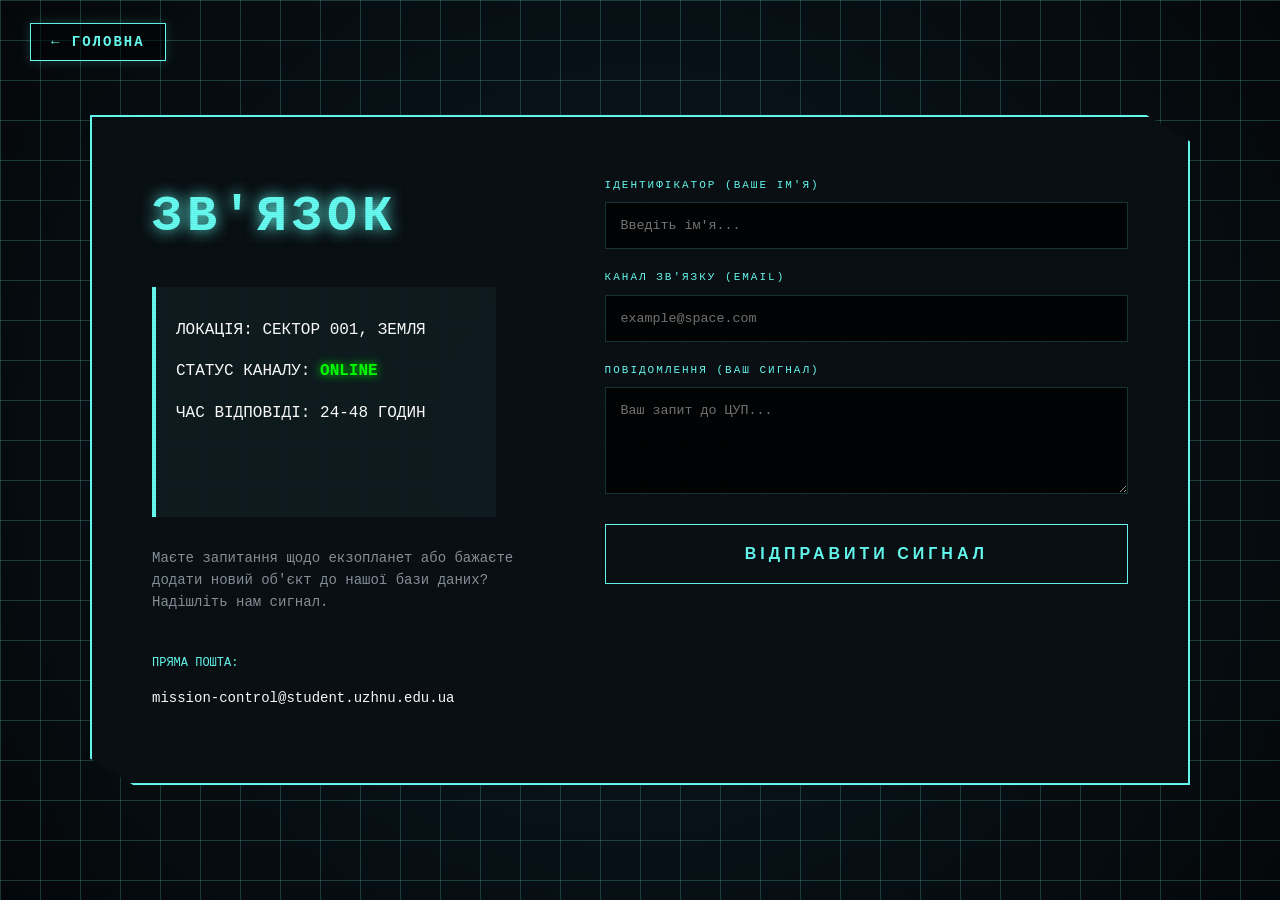
<file: contact.html>
<!DOCTYPE html>
<html lang="uk">
<head>
    <meta charset="UTF-8">
    <meta name="viewport" content="width=device-width, initial-scale=1.0">
    <link rel="stylesheet" href="style.css">
    <link rel="icon" href="favicon.ico" type="image/x-icon">
    <title>Контакти | ЦУП</title>
    <style>
        :root {
            --accent: #66fcf1;
            --accent-dim: rgba(102, 252, 241, 0.2);
            --bg-dark: #05080a;
        }

        body {
            background-color: var(--bg-dark);
            background-image: 
                linear-gradient(var(--accent-dim) 1px, transparent 1px),
                linear-gradient(90deg, var(--accent-dim) 1px, transparent 1px),
                radial-gradient(circle at center, #0b1a24 0%, #05080a 100%);
            background-size: 40px 40px, 40px 40px, 100% 100%;
            color: #fff;
            font-family: 'Courier New', monospace;
            margin: 0;
            display: flex;
            justify-content: center;
            align-items: center;
            min-height: 100vh;
            overflow-x: hidden;
            overflow-y: auto;
        }

        .overlay {
            position: fixed;
            top: 0; left: 0;
            width: 100%; height: 100%;
            background: repeating-linear-gradient(0deg, rgba(0,0,0,0.05) 0px, rgba(0,0,0,0.05) 1px, transparent 1px, transparent 2px);
            pointer-events: none;
            z-index: 2000;
        }

        /* Кнопка повернення */
        .back-nav {
            position: fixed;
            top: 30px;
            left: 30px;
            z-index: 1000;
        }

        .back-link {
            color: var(--accent);
            text-decoration: none;
            font-weight: bold;
            letter-spacing: 2px;
            font-size: 14px;
            border: 1px solid var(--accent);
            padding: 10px 20px;
            background: rgba(0, 0, 0, 0.5);
            transition: 0.3s;
            box-shadow: 0 0 10px var(--accent-dim);
        }

        .back-link:hover {
            background: var(--accent);
            color: #000;
            box-shadow: 0 0 20px var(--accent);
        }

        /* ОСНОВНИЙ КОНТЕЙНЕР */
        .contact-container {
            width: 90%;
            max-width: 1100px;
            display: flex;
            gap: 50px;
            background: rgba(10, 15, 20, 0.95);
            border: 2px solid var(--accent);
            padding: 60px;
            position: relative;
            box-shadow: 0 0 30px rgba(102, 252, 241, 0.2);
            clip-path: polygon(0 0, 96% 0, 100% 4%, 100% 100%, 4% 100%, 0 96%);
            animation: pulse-glow 3s ease-in-out infinite alternate;
            box-sizing: border-box;
            margin: 100px 20px;
        }

        @keyframes pulse-glow {
            from { box-shadow: 0 0 20px rgba(102, 252, 241, 0.2), inset 0 0 10px rgba(102, 252, 241, 0.1); }
            to { box-shadow: 0 0 50px rgba(102, 252, 241, 0.5), inset 0 0 20px rgba(102, 252, 241, 0.2); }
        }

        .contact-info { flex: 1; }
        
        .contact-info h1 {
            color: var(--accent);
            font-size: clamp(32px, 8vw, 50px);
            margin: 0 0 20px 0;
            text-shadow: 0 0 15px var(--accent);
            letter-spacing: 5px;
        }

        .info-panel {
            border-left: 4px solid var(--accent);
            padding: 15px 20px;
            margin: 30px 0;
            background: rgba(102, 252, 241, 0.05);
        }

        .status-online { 
            color: #00ff00; 
            text-shadow: 0 0 10px #00ff00;
            font-weight: bold;
        }

        /* ФОРМА */
        .contact-form {
            flex: 1.3;
            display: flex;
            flex-direction: column;
            gap: 20px;
        }

        .input-group {
            display: flex;
            flex-direction: column;
            gap: 8px;
        }

        .input-group label {
            font-size: 11px;
            color: var(--accent);
            letter-spacing: 2px;
            text-transform: uppercase;
        }

        input, textarea {
            background: rgba(0, 0, 0, 0.8);
            border: 1px solid var(--accent-dim);
            padding: 15px;
            color: var(--accent);
            font-family: inherit;
            outline: none;
            transition: 0.3s;
            width: 100%;
            box-sizing: border-box;
        }

        input:focus, textarea:focus {
            border-color: var(--accent);
            box-shadow: 0 0 15px var(--accent-dim);
            background: rgba(102, 252, 241, 0.05);
        }

        .send-btn {
            background: transparent;
            border: 1px solid var(--accent);
            color: var(--accent);
            padding: 20px;
            font-weight: bold;
            font-size: 16px;
            cursor: pointer;
            letter-spacing: 4px;
            transition: 0.3s;
            margin-top: 10px;
            text-transform: uppercase;
        }

        .send-btn:hover {
            background: var(--accent);
            color: #000;
            box-shadow: 0 0 30px var(--accent);
        }

        /* --- ФІКС ДЛЯ ТЕЛЕФОНІВ --- */
        @media screen and (max-width: 900px) {
            .contact-container {
                flex-direction: column; /* Ставимо блоки один під одного */
                padding: 30px;
                gap: 40px;
                clip-path: polygon(0 0, 92% 0, 100% 2%, 100% 100%, 8% 100%, 0 98%); /* Легша адаптація кутів */
                margin: 80px 15px 40px 15px;
            }

            .back-nav {
                top: 15px;
                left: 15px;
            }

            .back-link {
                font-size: 12px;
                padding: 8px 15px;
            }

            .contact-info h1 {
                text-align: center;
            }

            /* Щоб пошта не вилазила за край */
            p { word-break: break-all; }
        }
    </style>
</head>
<body>

    <div class="overlay"></div>

    <nav class="back-nav">
        <a href="index.html" class="back-link">← ГОЛОВНА</a>
    </nav>

    <div class="contact-container">
        <div class="contact-info">
            <h1>ЗВ'ЯЗОК</h1>
            
            <div class="info-panel">
                <p>ЛОКАЦІЯ: СЕКТОР 001, ЗЕМЛЯ</p>
                <p>СТАТУС КАНАЛУ: <span class="status-online">ONLINE</span></p>
                <p>ЧАС ВІДПОВІДІ: 24-48 ГОДИН</p>
            </div>

            <p style="color: #88929b; line-height: 1.6; font-size: 14px;">
                Маєте запитання щодо екзопланет або бажаєте додати новий об'єкт до нашої бази даних? Надішліть нам сигнал.
            </p>
            
            <div style="margin-top: 40px;">
                <p style="color: var(--accent); margin-bottom: 5px; font-size: 12px;">ПРЯМА ПОШТА:</p>
                <p style="font-size: 14px; color: #fff;">mission-control@student.uzhnu.edu.ua</p>
            </div>
        </div>

        <form class="contact-form" id="signalForm">
            <div class="input-group">
                <label>Ідентифікатор (Ваше ім'я)</label>
                <input type="text" placeholder="Введіть ім'я..." required>
            </div>

            <div class="input-group">
                <label>Канал зв'язку (Email)</label>
                <input type="email" placeholder="example@space.com" required>
            </div>

            <div class="input-group">
                <label>Повідомлення (Ваш сигнал)</label>
                <textarea rows="5" placeholder="Ваш запит до ЦУП..."></textarea>
            </div>

            <button type="submit" class="send-btn">ВІДПРАВИТИ СИГНАЛ</button>
        </form>
    </div>

    <script>
        document.getElementById('signalForm').onsubmit = function(e) {
            e.preventDefault();
            const btn = document.querySelector('.send-btn');
            const originalText = btn.innerText;
            btn.innerText = "СИГНАЛ ВІДПРАВЛЕНО!";
            btn.style.background = "#00ff00";
            btn.style.color = "#000";
            btn.style.borderColor = "#00ff00";
            
            setTimeout(() => {
                btn.innerText = originalText;
                btn.style.background = "transparent";
                btn.style.color = "var(--accent)";
                btn.style.borderColor = "var(--accent)";
                this.reset();
            }, 3000);
        };
    </script>

</body>
</html>
</file>
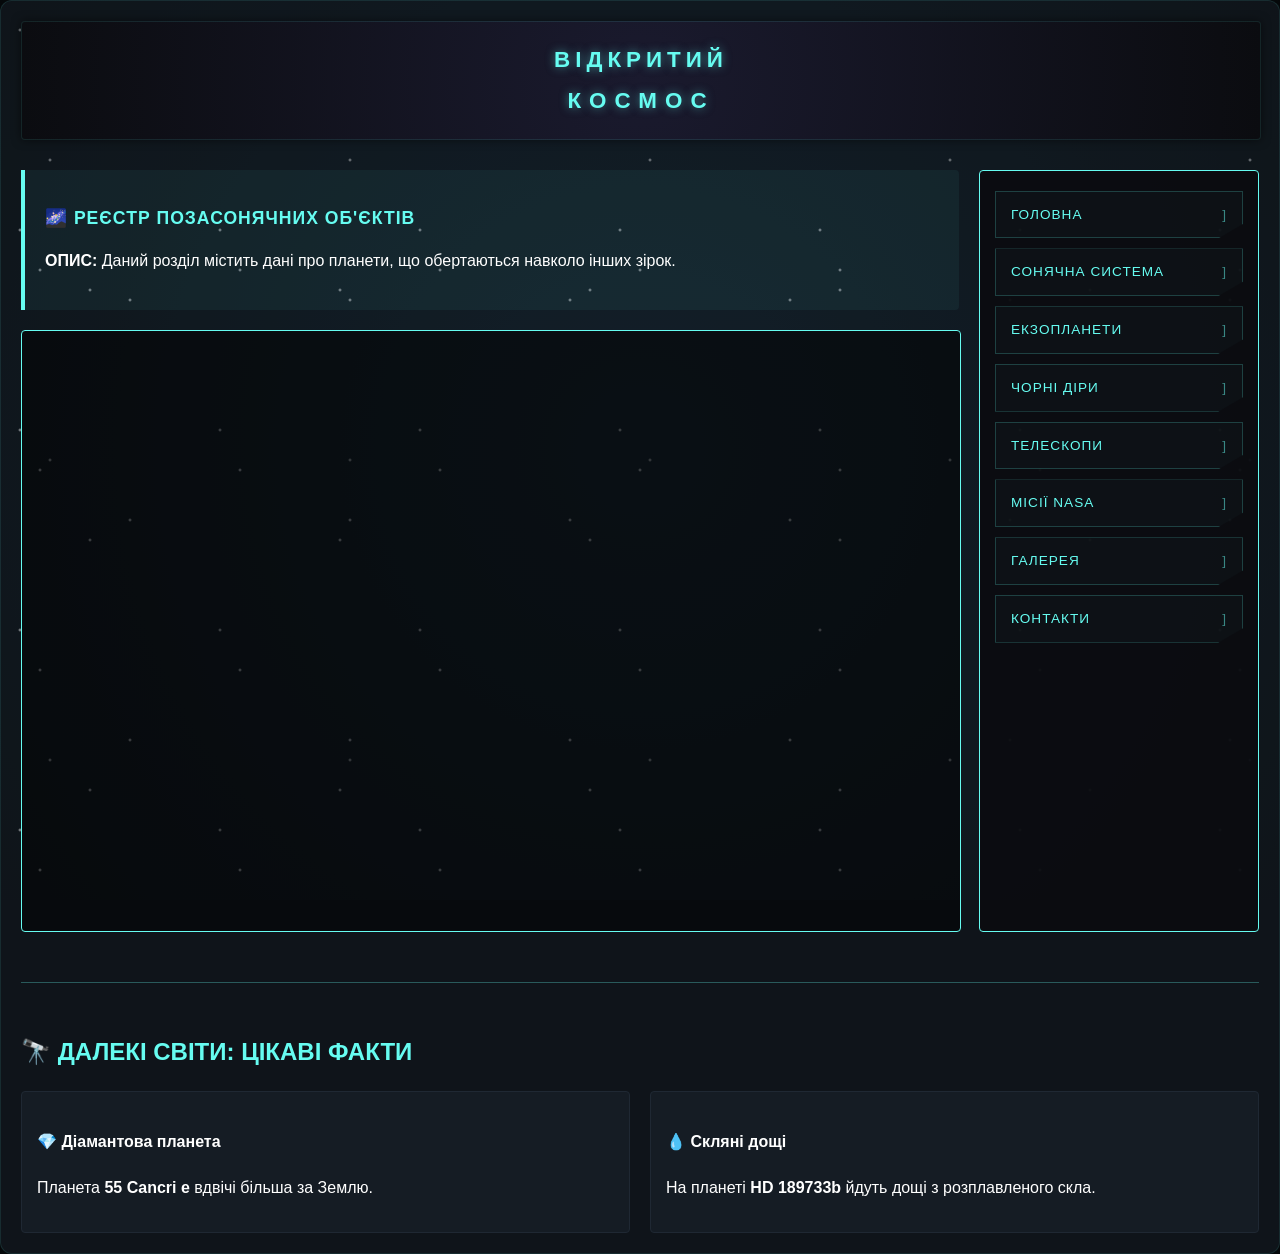
<file: exo.html>
<!DOCTYPE html>
<html lang="uk">
<head>
    <meta charset="UTF-8">
    <meta name="viewport" content="width=device-width, initial-scale=1.0">
    <title>Екзопланети | ВІДКРИТИЙ КОСМОС</title>
    <link rel="stylesheet" href="style.css">
    <link rel="icon" href="favicon.ico" type="image/x-icon">
    <style>
        /* Уніфіковані стилі */
        body, html {
            margin: 0;
            padding: 0;
            background: #0b0c10;
            color: #c5c6c7;
            overflow-x: hidden;
            overflow-y: auto;
        }
        
        body {
            background-color: #05080a; 
            background-image: 
                radial-gradient(2px 2px at 20px 30px, #ffffff, rgba(0,0,0,0)),
                radial-gradient(2px 2px at 40px 70px, #ffffff, rgba(0,0,0,0)),
                radial-gradient(2px 2px at 50px 160px, #ddd, rgba(0,0,0,0)),
                radial-gradient(2px 2px at 90px 40px, #fff, rgba(0,0,0,0)),
                radial-gradient(2px 2px at 130px 80px, #fff, rgba(0,0,0,0)),
                radial-gradient(circle at center, #0b1a24 0%, #05080a 100%);
            background-size: 200px 200px, 200px 200px, 300px 300px, 250px 250px, 220px 220px, 100% 100%;
            background-attachment: fixed;
            margin: 0;
            color: #fff;
        }

        .layout-wrapper {
            max-width: 1400px; 
            margin: 0 auto;
            padding: 20px;
            display: flex;
            flex-direction: column;
            gap: 30px;
        }

        .header {
            text-align: center;
            padding: 20px 0;
            width: 100%;
        }

        /* ВИПРАВЛЕНО: Ряд тепер працює горизонтально на ПК */
        .main-display-row {
            display: flex;
            flex-direction: row; 
            gap: 20px;
            width: 100%;
        }

        .content-area {
            flex: 1;
            display: flex;
            flex-direction: column;
            gap: 20px;
            min-width: 0;
        }

        .intro-text-block {
            background: rgba(102, 252, 241, 0.05);
            border-left: 4px solid var(--accent);
            padding: 20px;
            border-radius: 0 4px 4px 0;
        }

        .intro-text-block h2 {
            color: var(--accent);
            font-size: 1.1rem;
            margin-bottom: 12px;
            letter-spacing: 1px;
            text-transform: uppercase;
        }

        .iframe-window {
            width: 100%;
            height: 600px;
            border: 1px solid var(--accent);
            border-radius: 4px;
            background: rgba(0, 0, 0, 0.5);
            overflow: hidden;
        }

        iframe {
            width: 100%;
            height: 100%;
            border: none;
        }

        /* МЕНЮ */
        .sidebar-right {
            width: 280px;
            flex-shrink: 0;
            border: 1px solid var(--accent);
            padding: 20px 15px;
            background: rgba(11, 12, 16, 0.95);
            border-radius: 4px;
            display: flex;
            flex-direction: column;
            gap: 10px;
            box-sizing: border-box;
        }

        .terminal-btn {
            display: block;
            width: 100%;
            box-sizing: border-box;
            padding: 12px 15px;
            background: rgba(102, 252, 241, 0.02);
            border: 1px solid rgba(102, 252, 241, 0.2);
            color: var(--accent);
            text-decoration: none;
            font-size: 0.85rem;
            text-align: left;
            letter-spacing: 1px;
            transition: all 0.3s ease;
            white-space: nowrap;
            overflow: hidden;
        }

        .terminal-btn:hover, 
        .terminal-btn.active {
            background: rgba(102, 252, 241, 0.1);
            border-color: var(--accent);
            box-shadow: inset 0 0 10px rgba(102, 252, 241, 0.2);
            padding-left: 22px;
        }

        .terminal-btn::before { content: "[ "; opacity: 0.5; }
        .terminal-btn::after { content: " ]"; opacity: 0.5; float: right; }

        /* Блок фактів */
        .facts-section {
            width: 100%;
            border-top: 1px solid rgba(102, 252, 241, 0.3);
            padding-top: 30px;
            margin-top: 20px;
        }

        .facts-grid {
            display: grid;
            grid-template-columns: repeat(auto-fit, minmax(280px, 1fr));
            gap: 20px;
            margin-top: 20px;
        }

        .fact-card {
            background: rgba(31, 40, 51, 0.4);
            border: 1px solid #1f2833;
            padding: 15px;
            border-radius: 4px;
            transition: 0.3s;
        }

        .fact-card:hover { border-color: var(--accent); }

        /* ВИПРАВЛЕННЯ ДЛЯ ТЕЛЕФОНІВ */
        @media screen and (max-width: 950px) {
            .main-display-row {
                flex-direction: column !important; /* На ТФ блоки один під одним */
            }
            .sidebar-right {
                width: 100% !important;
                order: 3; /* Меню в самому низу */
            }
            .iframe-window {
                height: 400px !important;
            }
            .terminal-btn {
                text-align: center !important;
            }
        }
		
		/* Індикатор прокрутки сторінки */
		.scroll-indicator {
		position: fixed;
		top: 0;
		left: 0;
		height: 4px; /* Товщина лінії */
		background: #66fcf1; /* Твій фірмовий бірюзовий колір */
		width: 0%; /* Початкова ширина */
		z-index: 9999; /* Щоб смуга була поверх усіх елементів сайту */
		box-shadow: 0 0 8px #66fcf1, 0 0 15px #66fcf1; /* Неонове світіння */
		transition: width 0.1s ease-out;
}
		
    </style>
</head>
<body>
<div class="scroll-indicator" id="scrollIndicator"></div>
    <div class="layout-wrapper">
        <header class="header">
            <a href="index.html" style="text-decoration: none;">
                <h1>
                    <span class="glitch-word" data-text="ВІДКРИТИЙ">ВІДКРИТИЙ</span>
                    <span class="neon-word">КОСМОС</span>
                </h1>
            </a>
        </header>

        <main class="main-display-row">
            <div class="content-area">
                <div class="intro-text-block">
                    <h2>🌌 РЕЄСТР ПОЗАСОНЯЧНИХ ОБ'ЄКТІВ</h2>
                    <p><b>ОПИС:</b> Даний розділ містить дані про планети, що обертаються навколо інших зірок.</p>
                </div>

                <div class="iframe-window">
                    <iframe src="https://eyes.nasa.gov/apps/exo/#/"></iframe>
                </div>
            </div>

            <aside class="sidebar-right">
                <a href="index.html" class="terminal-btn">ГОЛОВНА</a>
                <a href="solar.html" class="terminal-btn">СОНЯЧНА СИСТЕМА</a>
                <a href="exo.html" class="terminal-btn">ЕКЗОПЛАНЕТИ</a>
                <a href="chorni.html" class="terminal-btn">ЧОРНІ ДІРИ</a>
                <a href="teles.html" class="terminal-btn">ТЕЛЕСКОПИ</a>
                <a href="mnasa.html" class="terminal-btn">МІСІЇ NASA</a> 
                <a href="gallarey.html" class="terminal-btn">ГАЛЕРЕЯ</a>
                <a href="contact.html" class="terminal-btn">КОНТАКТИ</a>
            </aside>
        </main>

        <section class="facts-section">
            <h2 style="color: var(--accent);">🔭 ДАЛЕКІ СВІТИ: ЦІКАВІ ФАКТИ</h2>
            <div class="facts-grid">
                <div class="fact-card">
                    <h4>💎 Діамантова планета</h4>
                    <p>Планета <b>55 Cancri e</b> вдвічі більша за Землю.</p>
                </div>
                <div class="fact-card">
                    <h4>💧 Скляні дощі</h4>
                    <p>На планеті <b>HD 189733b</b> йдуть дощі з розплавленого скла.</p>
                </div>
            </div>
        </section>
    </div>
	<script>
window.addEventListener('scroll', function() {
    const winScroll = document.documentElement.scrollTop || document.body.scrollTop;
    const height = document.documentElement.scrollHeight - document.documentElement.clientHeight;
    const scrolled = (winScroll / height) * 100;
    
    const indicator = document.getElementById('scrollIndicator');
    if (indicator) {
        indicator.style.width = scrolled + '%';
    }
});
</script>

    <script src="script.js"></script>
</body>
</html>
</file>
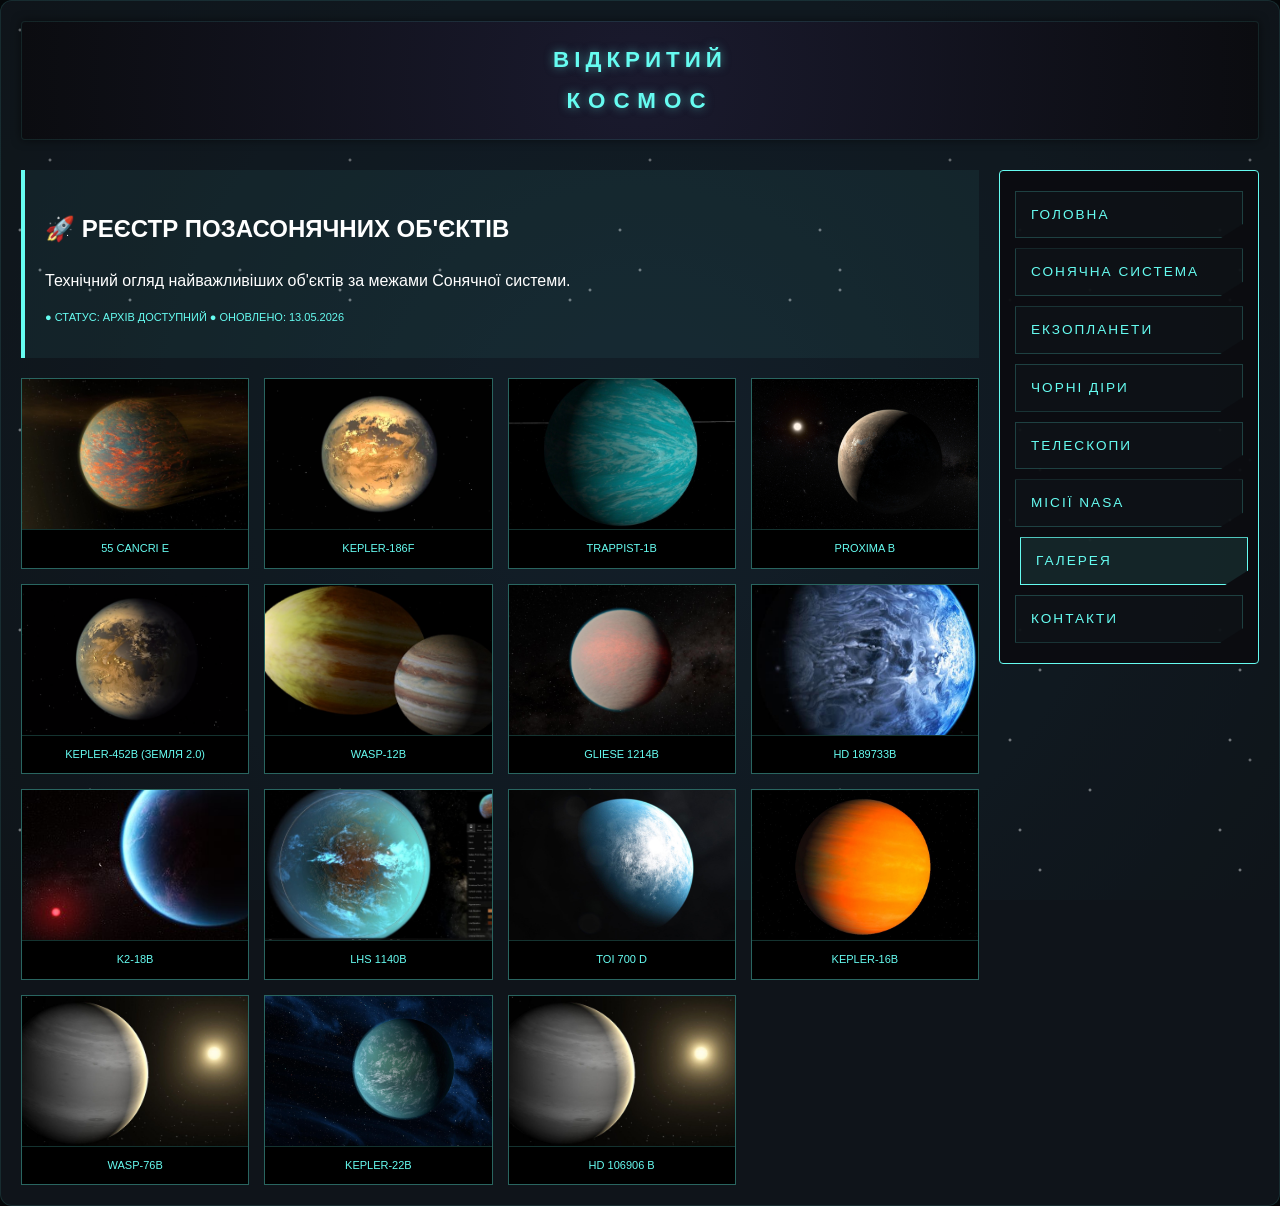
<file: gallarey.html>
<!DOCTYPE html>
<html lang="uk">
<head>
    <meta charset="UTF-8">
    <meta name="viewport" content="width=device-width, initial-scale=1.0">
    <title>ГАЛЕРЕЯ | ВІДКРИТИЙ КОСМОС</title>
    <link rel="stylesheet" href="style.css">
    <link rel="icon" href="favicon.ico" type="image/x-icon">
    <style>
        :root {
            --accent: #66fcf1;
        }

        body, html {
            margin: 0;
            padding: 0;
            background: #0b0c10;
            color: #c5c6c7;
            overflow-y: auto;
        }
        
        body {
            background-color: #05080a; 
            background-image: 
                radial-gradient(2px 2px at 20px 30px, #ffffff, rgba(0,0,0,0)),
                radial-gradient(2px 2px at 40px 70px, #ffffff, rgba(0,0,0,0)),
                radial-gradient(2px 2px at 50px 160px, #ddd, rgba(0,0,0,0)),
                radial-gradient(2px 2px at 90px 40px, #fff, rgba(0,0,0,0)),
                radial-gradient(2px 2px at 130px 80px, #fff, rgba(0,0,0,0)),
                radial-gradient(circle at center, #0b1a24 0%, #05080a 100%);
            background-size: 200px 200px, 200px 200px, 300px 300px, 250px 250px, 220px 220px, 100% 100%;
            background-attachment: fixed;
            margin: 0;
            color: #fff;
        }

        .layout-wrapper {
            max-width: 1400px; 
            margin: 0 auto;
            padding: 20px;
            display: flex;
            flex-direction: column;
            gap: 30px;
        }

        .header { text-align: center; padding: 20px 0; }

        .main-container {
            display: flex;
            align-items: flex-start;
            gap: 20px;
            max-width: 100%;
        }

        .content-area {
            flex: 1;
            display: flex;
            flex-direction: column;
            gap: 20px;
            min-width: 0;
        }

        .intro-text-block {
            background: rgba(102, 252, 241, 0.05);
            border-left: 4px solid var(--accent);
            width: 100%;
            box-sizing: border-box;
            padding: 20px;
        }

        .gallery-grid {
            display: grid;
            grid-template-columns: repeat(auto-fill, minmax(200px, 1fr));
            gap: 15px;
        }

        .planet-card {
            border: 1px solid rgba(102, 252, 241, 0.4);
            background: #000;
            transition: 0.3s;
            cursor: pointer;
            overflow: hidden;
        }

        .planet-card img {
            width: 100%;
            height: 150px;
            object-fit: cover;
            display: block;
            transition: 0.4s;
        }

        .planet-card:hover img {
            transform: scale(1.1);
            filter: brightness(1.2);
        }

        .planet-info {
            padding: 10px;
            text-align: center;
            border-top: 1px solid rgba(102, 252, 241, 0.2);
            font-size: 11px;
            color: var(--accent);
            text-transform: uppercase;
            background: #000;
        }

        /* МЕНЮ */
        .sidebar-right {
            width: 260px;
            flex-shrink: 0;
            border: 1px solid var(--accent);
            padding: 20px 15px;
            background: rgba(11, 12, 16, 0.95);
            border-radius: 4px;
            display: flex;
            position: sticky;
            flex-direction: column;
            gap: 10px;
            top: 20px;
            box-sizing: border-box;
        }

        .terminal-btn {
            display: block;
            width: 100%;
            box-sizing: border-box;
            padding: 12px 15px;
            background: rgba(102, 252, 241, 0.02);
            border: 1px solid rgba(102, 252, 241, 0.2);
            color: var(--accent);
            text-decoration: none;
            font-size: 0.85rem;
            text-align: left;
            transition: all 0.3s ease;
        }

        .terminal-btn.active {
            background: rgba(102, 252, 241, 0.1);
            border-color: var(--accent);
        }

        /* МОДАЛЬНЕ ВІКНО */
        .modal {
            display: none;
            position: fixed;
            z-index: 2000;
            left: 0;
            top: 0;
            width: 100%;
            height: 100%;
            background-color: rgba(0,0,0,0.95);
            backdrop-filter: blur(5px);
        }

        .modal-content {
            margin: auto;
            display: block;
            max-width: 90%;
            max-height: 80vh;
            border: 1px solid var(--accent);
            position: relative;
            top: 50%;
            transform: translateY(-50%);
        }

        .close-modal {
            position: absolute;
            top: 20px;
            right: 35px;
            color: var(--accent);
            font-size: 40px;
            cursor: pointer;
            z-index: 2100;
        }

        #caption {
            text-align: center;
            color: var(--accent);
            padding: 20px;
            text-transform: uppercase;
            letter-spacing: 2px;
            position: absolute;
            width: 100%;
            bottom: 20px;
        }

        /* АДАПТАЦІЯ */
        @media (max-width: 850px) {
            .main-container { flex-direction: column; }
            .sidebar-right {
                width: 100%;
                position: static;
                order: -1;
                display: grid;
                grid-template-columns: 1fr 1fr;
                gap: 8px;
            }
            .gallery-grid { grid-template-columns: 1fr 1fr; }
        }

        @media (max-width: 480px) {
            .sidebar-right { grid-template-columns: 1fr; }
        }
		
	/* Індикатор прокрутки сторінки */
	.scroll-indicator {
    position: fixed;
    top: 0;
    left: 0;
    height: 4px; /* Товщина лінії */
    background: #66fcf1; /* Твій фірмовий бірюзовий колір */
    width: 0%; /* Початкова ширина */
    z-index: 9999; /* Щоб смуга була поверх усіх елементів сайту */
    box-shadow: 0 0 8px #66fcf1, 0 0 15px #66fcf1; /* Неонове світіння */
    transition: width 0.1s ease-out;
}	
    </style>
</head>
<body>
<div class="scroll-indicator" id="scrollIndicator"></div>
<div class="layout-wrapper">
  <header class="header">
    <a href="index.html" style="text-decoration: none;">
        <h1>
            <span class="glitch-word" data-text="ВІДКРИТИЙ">ВІДКРИТИЙ</span>
            <span class="neon-word">КОСМОС</span>
        </h1>
    </a>
</header>

    <div class="main-container">
        <div class="content-area">
            <section class="intro-text-block">
                <h2>🚀 РЕЄСТР ПОЗАСОНЯЧНИХ ОБ'ЄКТІВ</h2>
                <p>Технічний огляд найважливіших об'єктів за межами Сонячної системи.</p>
                <p style="font-size: 11px;"><span style="color: var(--accent);">● СТАТУС: АРХІВ ДОСТУПНИЙ ● ОНОВЛЕНО: 13.05.2026</span></p>
            </section>

            <div class="gallery-grid">
            <!-- Картка 1 -->
            <div class="planet-card">
                <img src="g1.jpg" alt="55 Cancri e">
                <div class="planet-info">55 CANCRI E</div>
            </div>
            <!-- Картка 2 -->
            <div class="planet-card">
                <img src="g2.jpg" alt="Kepler-186f">
                <div class="planet-info">KEPLER-186F</div>
            </div>
            <!-- Картка 3 -->
            <div class="planet-card">
                <img src="g3.jpg" alt="Trappist-1b">
                <div class="planet-info">TRAPPIST-1B</div>
            </div>
            <!-- Картка 4 -->
            <div class="planet-card">
                <img src="g4.jpg" alt="Proxima b">
                <div class="planet-info">PROXIMA B</div>
            </div>
            <!-- Картка 5 -->
            <div class="planet-card">
                <img src="g5.jpg" alt="Kepler-452b">
                <div class="planet-info">KEPLER-452B (ЗЕМЛЯ 2.0)</div>
            </div>
            <!-- Картка 6 -->
            <div class="planet-card">
                <img src="g6.jpg" alt="WASP-12b">
                <div class="planet-info">WASP-12B</div>
            </div>
            <!-- Картка 7 -->
            <div class="planet-card">
                <img src="g7.jpg" alt="Gliese 1214b">
                <div class="planet-info">GLIESE 1214B</div>
            </div>
            <!-- Картка 8 -->
            <div class="planet-card">
                <img src="g8.jpg" alt="HD 189733b">
                <div class="planet-info">HD 189733B</div>
            </div>
            <!-- Картка 9 -->
            <div class="planet-card">
                <img src="g9.jpg" alt="K2-18b">
                <div class="planet-info">K2-18B</div>
            </div>
            <!-- Картка 10 -->
            <div class="planet-card">
                <img src="g10.jpg" alt="LHS 1140b">
                <div class="planet-info">LHS 1140B</div>
            </div>
            <!-- Картка 11 -->
            <div class="planet-card">
                <img src="g11.jpg" alt="TOI 700 d">
                <div class="planet-info">TOI 700 D</div>
            </div>
            <!-- Картка 12 -->
            <div class="planet-card">
                <img src="g12.jpg" alt="Kepler-16b">
                <div class="planet-info">KEPLER-16B</div>
            </div>
            <!-- Картка 13 -->
            <div class="planet-card">
                <img src="g13.jpg" alt="WASP-76b">
                <div class="planet-info">WASP-76B</div>
            </div>
            <!-- Картка 14 -->
            <div class="planet-card">
                <img src="g14.jpg" alt="Kepler-22b">
                <div class="planet-info">KEPLER-22B</div>
            </div>
            <!-- Картка 15 -->
            <div class="planet-card">
                <img src="g15.jpg" alt="HD 106906 b">
                <div class="planet-info">HD 106906 B</div>
            </div>
        </div>
    </div> <!-- Кінець content-area -->

        <nav class="sidebar-right">
            <a href="index.html" class="terminal-btn">ГОЛОВНА</a>
            <a href="solar.html" class="terminal-btn">СОНЯЧНА СИСТЕМА</a>
            <a href="exo.html" class="terminal-btn">ЕКЗОПЛАНЕТИ</a>
            <a href="chorni.html" class="terminal-btn">ЧОРНІ ДІРИ</a>
            <a href="teles.html" class="terminal-btn">ТЕЛЕСКОПИ</a>
            <a href="mnasa.html" class="terminal-btn">МІСІЇ NASA</a> 
            <a href="gallarey.html" class="terminal-btn">ГАЛЕРЕЯ</a>
            <a href="contact.html" class="terminal-btn">КОНТАКТИ</a>
        </nav>
    </div>
</div>

<!-- СТРУКТУРА МОДАЛЬНОГО ВІКНА -->
<div id="photoModal" class="modal">
    <span class="close-modal">&times;</span>
    <img class="modal-content" id="fullImage">
    <div id="caption"></div>
</div>

<script>
    document.addEventListener("DOMContentLoaded", function() {
        // 1. ПІДСВІТКА КНОПОК МЕНЮ
        const currentPath = window.location.pathname.split("/").pop() || "index.html";
        const navLinks = document.querySelectorAll('.terminal-btn');
        navLinks.forEach(link => {
            if (link.getAttribute('href') === currentPath) {
                link.classList.add('active');
            }
        });

        // 2. ЛОГІКА МОДАЛЬНОГО ВІКНА
        const modal = document.getElementById("photoModal");
        const modalImg = document.getElementById("fullImage");
        const captionText = document.getElementById("caption");
        const closeModal = document.querySelector('.close-modal');

        document.querySelectorAll('.planet-card img').forEach(img => {
            img.onclick = function() {
                modal.style.display = "block";
                modalImg.src = this.src;
                captionText.innerHTML = this.parentElement.querySelector('.planet-info').innerText;
            }
        });

        closeModal.onclick = function() {
            modal.style.display = "none";
        }

        window.onclick = function(event) {
            if (event.target == modal) {
                modal.style.display = "none";
            }
        }
    });
	
	window.addEventListener('scroll', function() {
    const winScroll = document.documentElement.scrollTop || document.body.scrollTop;
    const height = document.documentElement.scrollHeight - document.documentElement.clientHeight;
    const scrolled = (winScroll / height) * 100;
    
    const indicator = document.getElementById('scrollIndicator');
    if (indicator) {
        indicator.style.width = scrolled + '%';
    }
});
	</script>

</body>
</html>
</file>
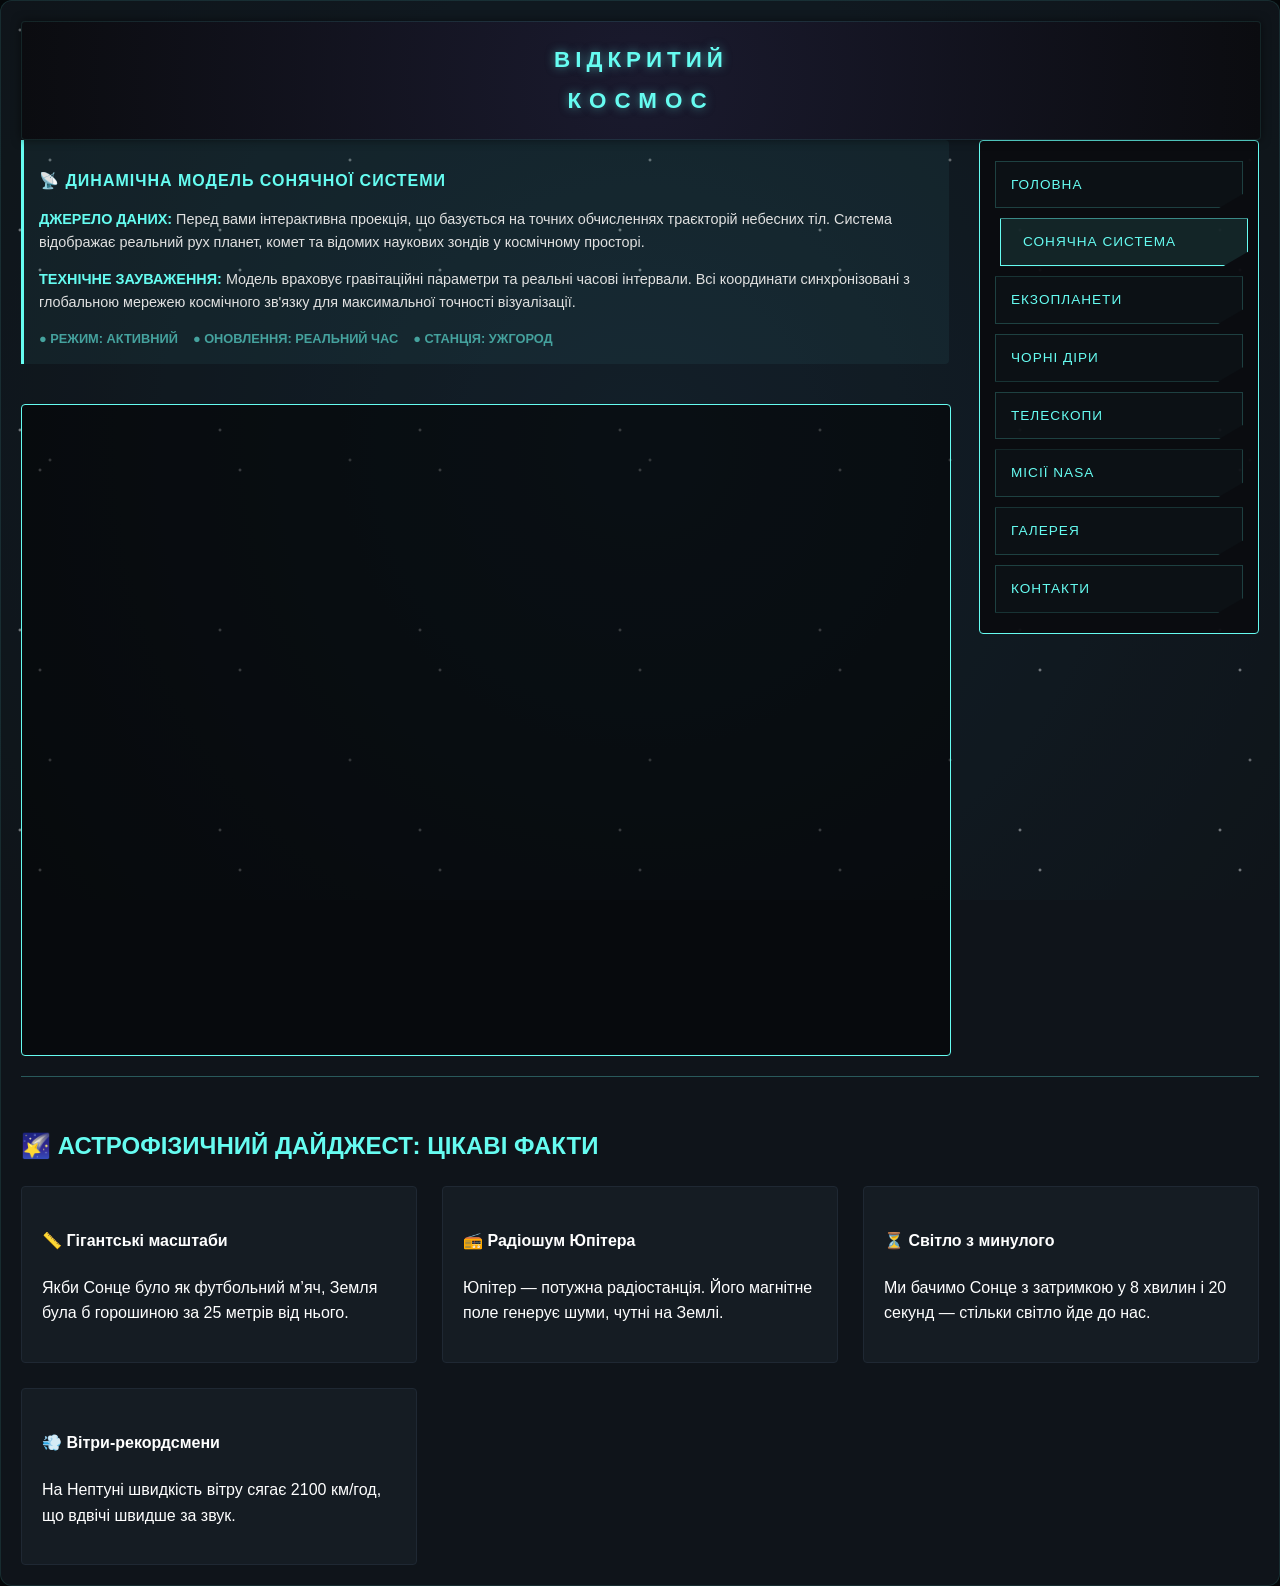
<file: solar.html>
<!DOCTYPE html>
<html lang="uk">
<head>
	<meta charset="UTF-8">
    <meta name="viewport" content="width=device-width, initial-scale=1.0">
    <title>Сонячна Система | ВІДКРИТИЙ КОСМОС</title>
    <link rel="stylesheet" href="style.css">
	<link rel="icon" href="favicon.ico" type="image/x-icon">
   <style>
    body, html {
        margin: 0;
        padding: 0;
        background: #0b0c10;
        color: #c5c6c7;
        overflow-x: hidden;
        overflow-y: auto;
    }
    
    body {
        background-color: #05080a; 
        background-image: 
            radial-gradient(2px 2px at 20px 30px, #ffffff, rgba(0,0,0,0)),
            radial-gradient(2px 2px at 40px 70px, #ffffff, rgba(0,0,0,0)),
            radial-gradient(2px 2px at 50px 160px, #ddd, rgba(0,0,0,0)),
            radial-gradient(circle at center, #0b1a24 0%, #05080a 100%);
        background-size: 200px 200px, 200px 200px, 300px 300px, 100% 100%;
        background-attachment: fixed;
        margin: 0;
        color: #fff;
    }

    .layout-wrapper {
        max-width: 1400px;
        margin: 0 auto;
        padding: 20px;
        display: flex;
        flex-direction: column;
        gap: 30px;
    }

    .header {
        text-align: center;
        padding: 20px 0;
        width: 100%;
    }

    /* ОСНОВНИЙ ФІКС ТУТ: Міняємо flex-direction на мобілках */
    .main-display-row {
        display: flex;
        flex-direction: row;
        gap: 30px;
        align-items: flex-start;
    }

    /* Адаптація для телефонів */
    @media screen and (max-width: 900px) {
        .main-display-row {
            flex-direction: column !important; /* Контент і меню стають один під одним */
        }
        
        .sidebar-right {
            width: 100% !important; /* Меню на всю ширину */
            order: 2; /* Меню йде після карти */
        }

        .iframe-window {
            height: 400px !important; /* Зменшуємо висоту карти на телефоні */
        }

        .facts-grid {
            grid-template-columns: 1fr !important; /* Факти в один стовпчик */
        }
    }

    .content-area {
        flex: 1;
        display: flex;
        flex-direction: column;
        gap: 20px;
        min-width: 0;
    }

    .intro-text-block {
        background: rgba(102, 252, 241, 0.05);
        border-left: 4px solid var(--accent);
        padding: 20px;
        border-radius: 0 4px 4px 0;
    }

    .iframe-window {
        width: 100%;
        height: 650px;
        border: 1px solid var(--accent);
        border-radius: 4px;
        background: rgba(0, 0, 0, 0.5);
        overflow: hidden;
    }

    iframe {
        width: 100%;
        height: 100%;
        border: none;
    }

    .sidebar-right {
        width: 280px;
        flex-shrink: 0;
        border: 1px solid var(--accent);
        padding: 20px 15px;
        background: rgba(11, 12, 16, 0.95);
        border-radius: 4px;
        display: flex;
        flex-direction: column;
        gap: 10px;
        box-sizing: border-box;
    }

    .terminal-btn {
        display: block;
        width: 100%;
        box-sizing: border-box;
        padding: 12px 15px;
        background: rgba(102, 252, 241, 0.02);
        border: 1px solid rgba(102, 252, 241, 0.2);
        color: #66fcf1;
        text-decoration: none;
        font-size: 0.85rem;
        text-align: left;
        letter-spacing: 1px;
        transition: all 0.3s ease;
    }

    .terminal-btn:hover, .terminal-btn.active {
        background: rgba(102, 252, 241, 0.1);
        border-color: #66fcf1;
        padding-left: 22px;
    }

    .facts-section {
        width: 100%;
        border-top: 1px solid rgba(102, 252, 241, 0.3);
        padding-top: 30px;
        margin-top: 20px;
    }

    .facts-grid {
        display: grid;
        grid-template-columns: repeat(auto-fit, minmax(300px, 1fr));
        gap: 25px;
    }

    .fact-card {
        background: rgba(31, 40, 51, 0.4);
        border: 1px solid #1f2833;
        padding: 20px;
        border-radius: 4px;
    }
	/* ЦЕЙ БЛОК ПЕРЕБ'Є ВСЕ І ЗМУСИТЬ САЙТ СТАТИ РІВНИМ */
@media screen and (max-width: 900px) {
    /* 1. Робимо головний контейнер гнучким */
    .layout-wrapper {
        padding: 10px !important;
        display: block !important; /* Відміняємо флекс, щоб усе йшло зверху вниз */
    }

    /* 2. Текст і Карта стають на всю ширину */
    .main-display-row {
        display: block !important; /* Усе в один стовпчик */
    }

    /* 3. Контейнер з текстом і картою */
    .content-area {
        width: 100% !important;
        margin-bottom: 20px !important;
    }

    /* 4. Виправляємо висоту карти для телефону */
    .iframe-window {
        height: 350px !important; 
    }

    /* 5. МЕНЮ (sidebar-right) */
    .sidebar-right {
        width: 100% !important;   
        max-width: 100% !important;
        margin: 0 !important;
        display: flex !important;
        flex-direction: column !important;
        gap: 8px !important;
        border: 2px solid var(--accent) !important;
    }

    /* 6. Кнопки робимо великими для пальців */
    .terminal-btn {
        width: 100% !important;
        text-align: center !important;
        padding: 15px !important;
        white-space: normal !important; /* Текст зможе переноситися, якщо назва довга */
    }
}

/* Індикатор прокрутки сторінки */
.scroll-indicator {
    position: fixed;
    top: 0;
    left: 0;
    height: 4px; /* Товщина лінії */
    background: #66fcf1; /* Твій фірмовий бірюзовий колір */
    width: 0%; /* Початкова ширина */
    z-index: 9999; /* Щоб смуга була поверх усіх елементів сайту */
    box-shadow: 0 0 8px #66fcf1, 0 0 15px #66fcf1; /* Неонове світіння */
    transition: width 0.1s ease-out;
}

</style>
</head>
<body>
    <canvas id="stars-canvas"></canvas>
<div class="scroll-indicator" id="scrollIndicator"></div>
    <div class="layout-wrapper">
        <div class="content-container animate-appearance">
        <header class="header">
            <a href="index.html" style="text-decoration: none;">
                <h1>
                    <span class="glitch-word" data-text="ВІДКРИТИЙ">ВІДКРИТИЙ</span>
                    <span class="neon-word">КОСМОС</span>
                </h1>
            </a>
        </header>

        <main class="main-display-row">
            
            <div class="content-area">
                <div class="intro-text-block" style="background: rgba(102, 252, 241, 0.05); border-left: 3px solid var(--accent); padding: 15px; margin-bottom: 20px;">
    <h2 style="color: var(--accent); font-size: 1rem; letter-spacing: 1px; margin-bottom: 10px;">
        📡 ДИНАМІЧНА МОДЕЛЬ СОНЯЧНОЇ СИСТЕМИ
    </h2>
    <div style="font-size: 0.9rem; color: #e1e1e1; line-height: 1.6;">
        <p>
            <b style="color: var(--accent);">ДЖЕРЕЛО ДАНИХ:</b> Перед вами інтерактивна проекція, що базується на точних обчисленнях траєкторій небесних тіл. Система відображає реальний рух планет, комет та відомих наукових зондів у космічному просторі.
        </p>
        <p style="margin-top: 10px;">
            <b style="color: var(--accent);">ТЕХНІЧНЕ ЗАУВАЖЕННЯ:</b> Модель враховує гравітаційні параметри та реальні часові інтервали. Всі координати синхронізовані з глобальною мережею космічного зв'язку для максимальної точності візуалізації.
        </p>
        <div style="margin-top: 12px; display: flex; gap: 15px; font-size: 0.8rem; color: #45a29e; font-weight: bold;">
            <span>● РЕЖИМ: АКТИВНИЙ</span>
            <span>● ОНОВЛЕННЯ: РЕАЛЬНИЙ ЧАС</span>
            <span>● СТАНЦІЯ: УЖГОРОД</span>
        </div>
    </div>

                </div>

                <div class="iframe-window">
                    <iframe src="https://eyes.nasa.gov/apps/solar-system/#/home"></iframe>
                </div>
            </div>

            <aside class="sidebar-right">
                <a href="index.html" class="terminal-btn">ГОЛОВНА</a>
					<a href="solar.html" class="terminal-btn">СОНЯЧНА СИСТЕМА</a>
					<a href="exo.html" class="terminal-btn">ЕКЗОПЛАНЕТИ</a>
					<a href="chorni.html" class="terminal-btn">ЧОРНІ ДІРИ</a>
					<a href="teles.html" class="terminal-btn">ТЕЛЕСКОПИ</a>
					<a href="mnasa.html" class="terminal-btn">МІСІЇ NASA</a> 
					<a href="gallarey.html" class="terminal-btn">ГАЛЕРЕЯ</a>
					<a href="contact.html" class="terminal-btn">КОНТАКТИ</a>
            </aside>

        </main>

        <section class="facts-section">
            <h2 style="color: var(--accent);">🌠 АСТРОФІЗИЧНИЙ ДАЙДЖЕСТ: ЦІКАВІ ФАКТИ</h2>
            <div class="facts-grid">
                <div class="fact-card">
                    <h4>📏 Гігантські масштаби</h4>
                    <p>Якби Сонце було як футбольний м’яч, Земля була б горошиною за 25 метрів від нього.</p>
                </div>
                <div class="fact-card">
                    <h4>📻 Радіошум Юпітера</h4>
                    <p>Юпітер — потужна радіостанція. Його магнітне поле генерує шуми, чутні на Землі.</p>
                </div>
                <div class="fact-card">
                    <h4>⏳ Світло з минулого</h4>
                    <p>Ми бачимо Сонце з затримкою у 8 хвилин і 20 секунд — стільки світло йде до нас.</p>
                </div>
                <div class="fact-card">
                    <h4>💨 Вітри-рекордсмени</h4>
                    <p>На Нептуні швидкість вітру сягає 2100 км/год, що вдвічі швидше за звук.</p>
                </div>
            </div>
        </section>

    </div>
	
	<script>
    document.addEventListener("DOMContentLoaded", function() {
        // Отримуємо назву поточного файлу (наприклад, missions.html)
        const currentPath = window.location.pathname.split("/").pop();
        
        // Знаходимо всі кнопки меню
        const navLinks = document.querySelectorAll('.terminal-btn');

        navLinks.forEach(link => {
            // Якщо посилання кнопки збігається з назвою файлу
            if (link.getAttribute('href') === currentPath) {
                link.classList.add('active'); // Додаємо підсвітку
            } else {
                link.classList.remove('active'); // Прибираємо у всіх інших
            }
        });
    });
	
	
	window.addEventListener('scroll', function() {
    const winScroll = document.documentElement.scrollTop || document.body.scrollTop;
    const height = document.documentElement.scrollHeight - document.documentElement.clientHeight;
    const scrolled = (winScroll / height) * 100;
    
    const indicator = document.getElementById('scrollIndicator');
    if (indicator) {
        indicator.style.width = scrolled + '%';
    }
});
	
</script>

    <script src="script.js"></script>
</body>
</html>
</file>
<file: style.css>
/* --- 1. ПЕРЕМІННІ --- */
:root {
    --bg-dark: #0b0c10;
    --bg-panel: #1f2833;
    --accent: #66fcf1;
    --text-main: #c5c6c7;
    --text-light: #ffffff;
    --header-gradient: linear-gradient(135deg, #0f0c29, #302b63, #24243e);
}

body {
    margin: 0;
    font-family: 'Segoe UI', Roboto, sans-serif;
    color: #c5c6c7;
    line-height: 1.6;
    background: radial-gradient(circle at 50% 50%, #1b2735 0%, #090a0f 100%);
    background-attachment: fixed;
}

/* --- 2. СТРУКТУРА LAYOUT --- */
.layout-wrapper {
    max-width: 1400px;
    margin: 0 auto;
    padding: 0 20px;
    background-color: rgba(31, 40, 51, 0.4);
    border: 1px solid rgba(102, 252, 241, 0.1);
    border-radius: 12px;
    display: grid;
    grid-template-columns: 1fr 1fr 280px;
    grid-template-areas: 
        "header image menu"
        "main main menu"
        "footer footer footer";
    gap: 15px;
}

/* --- 3. HEADER & IMAGE --- */
.header {
    grid-area: header;
    background: radial-gradient(circle at center, #1a1a2e 0%, #0b0c10 100%);
    padding: 15px;
    display: flex;
    align-items: center;
    justify-content: center;
    border-radius: 4px;
    text-align: center;
    border: 1px solid rgba(102, 252, 241, 0.1);
    box-shadow: 0 0 10px rgba(0, 0, 0, 0.5);
    overflow: hidden; /* Щоб гліч не вилазив */
    position: relative;
}

.logo-link { text-decoration: none; color: white; width: 100%; text-align: center; }

.header h1 {
    margin: 0;
    font-size: 1.8rem;
    font-weight: 300;
    text-transform: uppercase;
    letter-spacing: 5px;
}

.glitch-word {
    color: white;
    font-size: 1.8rem;
    position: relative;
    display: inline-block;
    animation: glitch-pulse 5s infinite alternate; /* Легке мерехтіння */
}

.glitch-word::before,
.glitch-word::after {
    content: attr(data-text); /* Текст береться з HTML атрибуту */
    position: absolute;
    top: 0;
    left: 0;
    width: 100%;
    height: 100%;
    opacity: 0.8;
}

/* Червоний зсув глічу */
.glitch-word::before {
    color: var(--glitch-red);
    z-index: -1;
    transform: translate(-1px, 1px);
    animation: glitch-red 0.3s steps(2, end) infinite;
}

/* Синій зсув глічу */
.glitch-word::after {
    color: var(--glitch-blue);
    z-index: -2;
    transform: translate(1px, -1px);
    animation: glitch-blue 0.3s steps(2, end) infinite;
}

.neon-word {
    display: block; 
    font-weight: 800;
    color: var(--accent);
    font-size: 1.4rem;
    letter-spacing: 8px;
    margin-top: 5px;
    /* ПОТУЖНЕ НЕОНОВЕ СЯЙВО */
    text-shadow: 
        0 0 5px var(--accent), 
        0 0 10px var(--accent), 
        0 0 20px var(--accent), 
        0 0 40px rgba(102, 252, 241, 0.5);
    animation: neon-pulse 1.5s ease-in-out infinite alternate;
}
@keyframes neon-pulse {
    from {
        text-shadow: 0 0 5px var(--accent), 0 0 10px var(--accent), 0 0 20px var(--accent), 0 0 40px rgba(102, 252, 241, 0.5);
    }
    to {
        text-shadow: 0 0 10px var(--accent), 0 0 20px var(--accent), 0 0 30px rgba(102, 252, 241, 0.8), 0 0 60px rgba(102, 252, 241, 0.6);
    }
}

.header h1 span {
    display: block;
    color: var(--accent);
    font-weight: 800;
    font-size: 1.4rem;
    text-shadow: 0 0 10px rgba(102, 252, 241, 0.5);
}

.image-box {
    grid-area: image;
    background: #000;
    border-radius: 8px;
    max-height: 180px;
    overflow: hidden; /* щоб картинка не вилазила за межі при збільшенні */
    border: 1px solid rgba(102, 252, 241, 0.2);
    cursor: pointer; /* Показує, що на фото можна клікнути */
}
.image-box img {
    width: 100%;
    height: 100%;
    object-fit: cover;
    transition: transform 0.5s cubic-bezier(0.165, 0.84, 0.44, 1); /* Плавний перехід */
}

.image-box:hover img {
    transform: scale(1.1); /* Збільшення фото на 10% */
    filter: brightness(1.1); /* Трохи додаємо яскравості */
}

/* --- 4. МЕНЮ (GLASSMORPHISM) --- */
.menu {
    grid-area: menu;
    background: rgba(0, 0, 0, 0.4);
    padding: 20px;
    border-radius: 8px;
    border: 1px solid rgba(255, 255, 255, 0.05);
}

.menu ul {
    list-style: none;
    padding: 0;
    margin: 0;
    display: flex;
    flex-direction: column;
    gap: 10px;
}

.menu li a {
   display: block;
    padding: 14px 18px;
    background: rgba(255, 255, 255, 0.03);
    color: var(--text-light);
    text-decoration: none;
    text-transform: uppercase;
    font-size: 0.8rem;
    font-weight: 600;
    letter-spacing: 1px;
    border-radius: 6px;
    border: 1px solid rgba(102, 252, 241, 0.1);
    backdrop-filter: blur(5px);
    transition: all 0.3s ease;
    box-shadow: 0 0 5px rgba(102, 252, 241, 0.05);
}

.menu li a:hover {
   background: rgba(102, 252, 241, 0.1);
    color: var(--accent);
    border-color: var(--accent);
    box-shadow: 0 0 15px rgba(102, 252, 241, 0.3);
    text-shadow: 0 0 8px rgba(102, 252, 241, 0.5);
    transform: translateY(-2px); 
}

/* --- 5. ОСНОВНИЙ КОНТЕНТ ТА ЯСКРАВИЙ ЗАГОЛОВОК --- */
.main-content {
    grid-area: main;
    background: rgba(31, 40, 51, 0.6);
    padding: 30px;
    border-radius: 8px;
    border: 1px solid rgba(102, 252, 241, 0.1);
}

.intro-section h2 {
    color: #ffffff; /* Чистий білий */
    text-transform: uppercase;
    font-size: 1.5rem;
    letter-spacing: 2px;
    margin-bottom: 5px;
    /* Потужне неонове світіння */
    text-shadow: 
        0 0 10px rgba(102, 252, 241, 0.8), 
        0 0 20px rgba(102, 252, 241, 0.4);
}

.intro-section p {
    color: var(--text-main);
    opacity: 0.8;
    font-size: 0.9rem;
}

.signal-container {
    background: #000;
    border: 1px solid rgba(102, 252, 241, 0.3);
    border-radius: 8px;
    padding: 15px;
    margin: 25px 0;
}

#oscilloscope { width: 100%; height: 120px; }

/* Картки статистики */
.stats-grid {
    display: grid;
    grid-template-columns: repeat(3, 1fr);
    gap: 15px;
    margin-bottom: 30px;
}

.stat-card {
    background: rgba(0, 0, 0, 0.3);
    padding: 20px;
    border-radius: 8px;
    border-bottom: 3px solid var(--accent);
    text-align: center;
    border: 1px solid rgba(102, 252, 241, 0.1);
}

.stat-label { font-size: 0.7rem; text-transform: uppercase; opacity: 0.7; }
.stat-value { display: block; font-size: 1.5rem; font-weight: bold; color: var(--accent); }
.stat-value.green { color: #2ecc71; text-shadow: 0 0 10px rgba(46, 204, 113, 0.3); }

/* --- 6. ТАБЛИЦЯ ТЕЛЕМЕТРІЇ (DARK & NEON) --- */
.table-container {
    background: rgba(15, 15, 25, 0.7); /* Глибокий темний колір з прозорістю */
    border-radius: 12px;
    border: 1px solid rgba(102, 252, 241, 0.2);
    overflow: hidden;
    margin-top: 30px;
    box-shadow: 0 15px 35px rgba(0, 0, 0, 0.4), inset 0 0 15px rgba(102, 252, 241, 0.05);
    backdrop-filter: blur(10px); /* Ефект матового скла */
}

.table-header-box {
    background: linear-gradient(90deg, rgba(102, 252, 241, 0.1), transparent);
    padding: 15px 25px;
    border-bottom: 1px solid rgba(102, 252, 241, 0.3);
    display: flex;
    justify-content: space-between;
    align-items: center;
}

.table-header-box h3 {
    margin: 0;
    color: var(--accent);
    font-size: 0.95rem;
    text-transform: uppercase;
    letter-spacing: 2px;
    text-shadow: 0 0 8px rgba(102, 252, 241, 0.4);
}

.space-table {
    width: 100%;
    border-collapse: collapse;
}

.space-table th {
    background: rgba(0, 0, 0, 0.3);
    color: rgba(102, 252, 241, 0.7); /* Напівпрозорий бірюзовий */
    padding: 18px 20px;
    text-align: left;
    font-size: 0.7rem;
    text-transform: uppercase;
    letter-spacing: 1.5px;
    border-bottom: 1px solid rgba(102, 252, 241, 0.1);
}

.space-table td {
    padding: 20px;
    color: #ffffff;
    font-size: 0.9rem;
    border-bottom: 1px solid rgba(255, 255, 255, 0.03);
    vertical-align: middle;
}

.obj-name {
    display: flex;
    align-items: center;
    gap: 12px;
    font-weight: 500;
    letter-spacing: 0.5px;
}

.freq {
    color: var(--accent);
    font-family: 'Consolas', 'Monaco', monospace;
    background: rgba(0, 255, 242, 0.05);
    padding: 6px 12px;
    border-radius: 4px;
    border: 1px solid rgba(102, 252, 241, 0.2);
    box-shadow: inset 0 0 10px rgba(102, 252, 241, 0.1);
}

.signal-bar {
    width: 120px;
    height: 4px;
    background: rgba(255, 255, 255, 0.05);
    border-radius: 10px;
    overflow: hidden;
    position: relative;
}

.fill {
    height: 100%;
    background: var(--accent);
    box-shadow: 0 0 10px var(--accent);
    border-radius: 10px;
}

.fill.warning {
    background: #ff4b2b;
    box-shadow: 0 0 10px #ff4b2b;
}

.badge {
    padding: 6px 14px;
    border-radius: 20px;
    font-size: 0.65rem;
    font-weight: 800;
    text-transform: uppercase;
    letter-spacing: 1px;
}

 .status-ok {
    background: rgba(46, 204, 113, 0.1);
    color: #2ecc71;
    border: 1px solid rgba(46, 204, 113, 0.5);
    box-shadow: 0 0 10px rgba(46, 204, 113, 0.15);
}

.status-error {
    background: rgba(231, 76, 60, 0.1);
    color: #e74c3c;
    border: 1px solid rgba(231, 76, 60, 0.5);
    box-shadow: 0 0 10px rgba(231, 76, 60, 0.15);
}

/* Підсвітка рядка при наведенні */
.space-table tr:hover td {
    background: rgba(102, 252, 241, 0.03);
    transition: background 0.3s;
}

/* Червоний індикатор живого сканування (з гліч-ефектом) */
.live-indicator {
    color: #ff4d4d; /* Яскраво-червоний колір */
    font-size: 0.85rem;
    font-weight: bold;
    letter-spacing: 2.5px;
    text-transform: uppercase;
    text-align: right; /* Вирівнювання по правому краю, як на фото */
    display: block;
    margin-bottom: 5px;

    /* ПОТУЖНЕ ЧЕРВОНЕ СЯЙВО (GLOW) */
    text-shadow: 
        0 0 5px rgba(255, 77, 77, 0.9), 
        0 0 15px rgba(255, 77, 77, 0.6), 
        0 0 30px rgba(255, 77, 77, 0.3);

    /* Анімація мерехтіння */
    animation: live-blink 2s ease-in-out infinite alternate;
}

/* --- 7. FOOTER --- */
footer {
    grid-area: footer;
    padding: 25px;
    text-align: center;
    background: rgba(0, 0, 0, 0.6);
    border-top: 1px solid var(--accent);
    border-radius: 0 0 12px 12px;
}

.highlight { color: var(--accent); font-weight: bold; }

/* --- 8. ПРОГРЕС-БАР СКРОЛУ --- */
.scroll-container { 
    position: fixed; 
    top: 0; 
    left: 0;
    width: 100%; 
    height: 5px; /* Трохи збільшив висоту для видимості */
    background: rgba(255, 255, 255, 0.05); /* Напівпрозорий фон */
    z-index: 9999; 
}

.scroll-indicator { 
    height: 100%; 
    background: var(--accent); /* бірюзовий колір */
    width: 0%; /* Початкова ширина */
    box-shadow: 0 0 15px var(--accent), 0 0 5px #fff; 
    transition: width 0.1s ease-out;
}

@media (max-width: 850px) {
    .layout-wrapper {
        grid-template-columns: 1fr;
        grid-template-areas: "header" "image" "menu" "main" "footer";
    }
}

/* Контейнер секції */
.radar-section {
    margin-top: 40px;
    padding: 0 15px;
}

.radar-card {
    background: rgba(15, 15, 25, 0.8);
    border: 1px solid rgba(102, 252, 241, 0.2);
    border-radius: 12px;
    padding: 20px;
    backdrop-filter: blur(10px);
}

.radar-main {
    display: flex;
    gap: 30px;
    align-items: center;
    justify-content: space-around;
    padding: 20px 0;
}

/* Радар */
.radar-display {
    width: 300px;
    height: 300px;
    border-radius: 50%;
    border: 2px solid rgba(102, 252, 241, 0.3);
    position: relative;
    background: radial-gradient(circle, rgba(102, 252, 241, 0.05) 0%, transparent 70%);
    overflow: hidden;
}

/* Кола сітки */
.radar-circles {
    position: absolute;
    width: 100%;
    height: 100%;
    background-image: repeating-radial-gradient(circle, transparent 0, transparent 49px, rgba(102, 252, 241, 0.1) 50px);
}

/* Промінь, що сканує */
.radar-sweep {
    position: absolute;
    width: 50%;
    height: 50%;
    background: linear-gradient(45deg, transparent, rgba(102, 252, 241, 0.4));
    top: 0; left: 0;
    transform-origin: bottom right;
    border-radius: 100% 0 0 0;
    animation: sweep 4s linear infinite;
}

@keyframes sweep {
    from { transform: rotate(0deg); }
    to { transform: rotate(360deg); }
}

/* Точки супутників */
.satellite-point {
    width: 10px;
    height: 10px;
    background: var(--accent);
    border-radius: 50%;
    position: absolute;
    cursor: pointer;
    box-shadow: 0 0 10px var(--accent);
    z-index: 10;
    transition: transform 0.3s;
}

.satellite-point:hover {
    transform: scale(1.5);
    background: #fff;
}
/* Інфо-панель */
.info-panel {
    width: 300px;
    min-height: 200px;
    background: rgba(0, 0, 0, 0.4);
    border-left: 3px solid var(--accent);
    padding: 20px;
    font-family: 'Courier New', monospace;
    color: var(--text-light);
}

.panel-glitch {
    font-weight: bold;
    color: var(--accent);
    margin-bottom: 15px;
    letter-spacing: 2px;
}

.detail-row {
    margin-bottom: 8px;
    font-size: 0.85rem;
}

.detail-label { color: rgba(102, 252, 241, 0.6); }

/* Координати для нових точок */
#earth-target { top: 50%; left: 50%; transform: translate(-50%, -50%); background: #4d94ff; box-shadow: 0 0 15px #4d94ff; }
#moon-target { top: 45%; left: 58%; width: 6px; height: 6px; background: #ddd; }
#mars-target { top: 25%; left: 75%; background: #ff7675; }
#starlink-target { top: 40%; left: 35%; width: 4px; height: 4px; background: #55efc4; }
#cassini-target { top: 15%; left: 20%; background: #fab1a0; opacity: 0.5; }
#voyager-target { top: 85%; left: 15%; background: #ff4d4d; box-shadow: 0 0 10px #ff4d4d; }

/* Додамо пульсацію для активних об'єктів */
@keyframes pulse {
    0% { transform: scale(1); opacity: 1; }
    100% { transform: scale(1.5); opacity: 0.4; }
}

#earth-target::after {
    content: '';
    position: absolute;
    width: 100%; height: 100%;
    border-radius: 50%;
    border: 1px solid #4d94ff;
    animation: pulse 2s infinite;
}

/* Оверлей (затемнення фону) */
.modal-overlay {
    display: none; /* Сховано за замовчуванням */
    position: fixed;
    top: 0; left: 0;
    width: 100%; height: 100%;
    background: rgba(0, 0, 0, 0.7);
    backdrop-filter: blur(5px);
    z-index: 9999;
    align-items: center;
    justify-content: center;
}

/* Саме вікно */
.modal-window {
    width: 350px;
    background: #0b0c10;
    border: 1px solid #66fcf1;
    box-shadow: 0 0 30px rgba(102, 252, 241, 0.3);
    border-radius: 5px;
    overflow: hidden;
    animation: modalSlideIn 0.3s ease-out;
}

@keyframes modalSlideIn {
    from { opacity: 0; transform: scale(0.8); }
    to { opacity: 1; transform: scale(1); }
}

/* Шапка вікна */
.modal-header {
    background: rgba(102, 252, 241, 0.1);
    padding: 10px 15px;
    border-bottom: 1px solid rgba(102, 252, 241, 0.2);
    display: flex;
    align-items: center;
    gap: 10px;
}

.status-dot {
    width: 8px; height: 8px;
    background: #00ff88;
    border-radius: 50%;
    box-shadow: 0 0 5px #00ff88;
}

.modal-header .title {
    font-size: 0.7rem;
    letter-spacing: 2px;
    color: #66fcf1;
}

/* Тіло вікна */
.modal-body {
    padding: 30px 20px;
    text-align: center;
    color: #c5c6c7;
}

.pulse-icon {
    font-size: 2rem;
    color: #66fcf1;
    margin-bottom: 15px;
    display: block;
}

/* Смужка завантаження */
.mini-progress {
    width: 100%; height: 4px;
    background: rgba(102, 252, 241, 0.1);
    margin-top: 20px;
    border-radius: 2px;
    overflow: hidden;
}

.mini-bar {
    width: 100%; height: 100%;
    background: #66fcf1;
    animation: barFill 1.5s ease-in-out;
}

@keyframes barFill {
    from { width: 0; }
    to { width: 100%; }
}

/* Кнопка */
.modal-btn {
    width: 100%;
    background: transparent;
    border: none;
    border-top: 1px solid rgba(102, 252, 241, 0.2);
    padding: 15px;
    color: #66fcf1;
    cursor: pointer;
    font-size: 0.8rem;
    letter-spacing: 2px;
    transition: 0.3s;
}

.modal-btn:hover {
    background: rgba(102, 252, 241, 0.1);
}

/* ГОЛОВНИЙ КОНТЕЙНЕР МЕНЮ */
.sidebar-right {
    width: 280px;            /* Фіксована ширина, щоб меню не "гуляло" */
    flex-shrink: 0;
    border: 1px solid #66fcf1; /* Бірюзова рамка*/
    padding: 15px;
    background: rgba(11, 12, 16, 0.95);
    border-radius: 4px;
    display: flex;
    flex-direction: column;
    gap: 12px;               /* Відстань між кнопками */
    box-sizing: border-box;  /* Важливо: падінги не розширюють блок */
}

/* СТИЛЬ КНОПОК */
.terminal-btn {
    display: block;
    width: 100%;             /* Всі кнопки стають однакової довжини */
    box-sizing: border-box;
    padding: 12px;
    background: rgba(102, 252, 241, 0.05); /* Легкий фон */
    border: 1px solid rgba(102, 252, 241, 0.3);
    color: #66fcf1;
    text-decoration: none;
    font-size: 0.85rem;
    text-align: center;      /* Текст по центру*/
    letter-spacing: 2px;     /* Космічний відступ між літерами */
    text-transform: uppercase;
    transition: all 0.3s ease;
    position: relative;
    clip-path: polygon(0 0, 100% 0, 100% 70%, 90% 100%, 0 100%); /* Зрізаний кут як на фото */
}

/* ЕФЕКТ ПРИ НАВЕДЕННІ ТА АКТИВНА СТОРІНКА */
.terminal-btn:hover, 
.terminal-btn.active {
    background: rgba(102, 252, 241, 0.2);
    border-color: #66fcf1;
    box-shadow: 0 0 15px rgba(102, 252, 241, 0.3);
    transform: translateX(5px); /* Легке зміщення вбік */
}

/* Декоративна лінія збоку */
.terminal-btn::before {
    content: '';
    position: absolute;
    top: 0; left: -100%;
    width: 100%; height: 100%;
    background: linear-gradient(90deg, transparent, rgba(102, 252, 241, 0.4), transparent);
    transition: 0.5s;
}

.terminal-btn:hover::before {
    left: 100%;
}

/* Початковий стан для всіх блоків, які мають з'явитися */
.fade-in-section {
    opacity: 0;
    transform: translateY(20px);
    transition: opacity 0.8s ease-out, transform 0.8s ease-out;
}

/* Клас, який ми будемо додавати через JavaScript */
.fade-in-section.visible {
    opacity: 1;
    transform: translateY(0);
}

/* Екран завантаження */
#loader-overlay {
    position: fixed;
    top: 0; left: 0;
    width: 100%; height: 100%;
    background: #0b0c10;
    z-index: 9999;
    display: flex;
    align-items: center; justify-content: center;
    transition: opacity 0.8s ease;
}

.loading-text {
    color: #66fcf1;
    font-family: 'Courier New', monospace;
    letter-spacing: 5px;
    margin-bottom: 20px;
    font-size: 1.2rem;
}

.progress-container {
    width: 300px;
    height: 4px;
    background: rgba(102, 252, 241, 0.1);
    border-radius: 2px;
}

#progress-fill {
    width: 0%;
    height: 100%;
    background: #66fcf1;
    box-shadow: 0 0 15px #66fcf1;
    transition: width 1.5s ease-in-out;
}

/* Стилі для контенту, який з'являється поступово */
.fade-in-section {
    opacity: 0;
    transform: translateY(30px);
    transition: all 0.8s cubic-bezier(0.4, 0, 0.2, 1);
}

.fade-in-section.visible {
    opacity: 1;
    transform: translateY(0);
}

#stars-canvas {
    position: fixed;
    top: 0;
    left: 0;
    width: 100%;
    height: 100%;
    z-index: -1; /* Зірки за контентом */
    pointer-events: none; /* Щоб мишка прозоро проходила крізь них до кнопок */
    background: transparent; 
}

.solar-system-container {
    margin: 40px auto;
    max-width: 1000px;
    border: 1px solid rgba(102, 252, 241, 0.3);
    background: rgba(11, 12, 16, 0.8);
    border-radius: 8px;
    overflow: hidden;
}

.iframe-wrapper {
    position: relative;
    padding-bottom: 56.25%; /* Співвідношення сторін 16:9 */
    height: 0;
}

.iframe-wrapper iframe {
    position: absolute;
    top: 0; left: 0;
    width: 100%; height: 100%;
    border: none;
    filter: hue-rotate(180deg) brightness(0.8) contrast(1.2); /* Підганяємо під неоновий колір */
}

.terminal-window {
    background: rgba(10, 10, 15, 0.9);
    border: 1px solid #66fcf1;
    border-radius: 5px;
    margin: 20px auto;
    max-width: 1000px;
    box-shadow: 0 0 15px rgba(102, 252, 241, 0.2);
    font-family: 'Courier New', monospace;
}

.terminal-header {
    background: rgba(102, 252, 241, 0.1);
    padding: 8px;
    border-bottom: 1px solid #66fcf1;
    display: flex;
    align-items: center;
}

.dot { height: 8px; width: 8px; border-radius: 50%; margin-right: 6px; }
.red { background: #ff5f56; }
.yellow { background: #ffbd2e; }
.green { background: #27c93f; }

.terminal-title {
    color: #66fcf1;
    font-size: 0.7rem;
    text-transform: uppercase;
    letter-spacing: 1px;
}

.terminal-body {
    height: 150px;
    padding: 15px;
    overflow-y: hidden; /* Логи будуть витісняти старі самі */
    color: #c5c6c7;
    font-size: 0.85rem;
    line-height: 1.4;
}

.log-entry { margin-bottom: 5px; }
.log-time { color: #45a29e; margin-right: 10px; }
.log-msg-info { color: #66fcf1; }
.log-msg-warn { color: #ffbd2e; }

/* Анімація появи*/
@keyframes fadeInUp {
    from {
        opacity: 0;
        transform: translateY(20px);
    }
    to {
        opacity: 1;
        transform: translateY(0);
    }
}

.animate-appearance {
    animation: fadeInUp 1.2s ease-out forwards;
}


/* Універсальні виправлення для мобілок */
@media (max-width: 600px) {
    
    h1, h2, .logo-link h1, .logo-link h2 {
        font-size: 24px !important; /* Зменшуємо текст заголовка */
        text-align: center;
        width: 100%;
    }

    /* 2. Контейнери (щоб не вилазили за краї) */
    .container, .terminal-container, .space-terminal {
        width: 95% !important;
        margin: 10px auto !important;
        padding: 10px !important;
        box-sizing: border-box;
    }

    /* 3. Кнопки меню (щоб стали акуратнішими) */
    .menu-item, .nav-btn, [class*="button"] {
        width: 100% !important;
        font-size: 14px !important;
        padding: 10px !important;
        margin-bottom: 5px !important;
    }

    /* 4. Картинки (Венера та інші) */
    img, .planet-card img {
        max-width: 100% !important;
        height: auto !important;
    }

    /* 5. Радар та Панель (якщо вони на цій сторінці) */
    .terminal-main {
        flex-direction: column !important; /* Ставимо один під одного */
        align-items: center !important;
    }

    .radar-box, .radar-circle {
        width: 200px !important; /* Зменшуємо радар */
        height: 200px !important;
    }

    .data-panel {
        width: 100% !important;
        border-left: none !important;
        border-top: 2px solid #66fcf1;
        padding: 15px 0 !important;
    }
}

/* РОЗУМНА АДАПТАЦІЯ ДЛЯ ВСІХ СТОРІНОК */
@media screen and (max-width: 950px) {
    /* Дозволяємо контейнеру переходити з сітки у звичайний стовпчик */
    .layout-wrapper {
        display: flex !important;
        flex-direction: column !important;
        height: auto !important;
        min-height: 100vh !important;
        width: 100% !important;
        border: none !important;
    }

    /* Ліва панель стає горизонтальною шапкою */
    .sidebar-left {
        width: 100% !important;
        height: auto !important;
        border-right: none !important;
        border-bottom: 2px solid var(--accent);
        padding: 15px 0 !important;
        order: -1; /* Завжди перша зверху */
    }

    .vertical-text {
        writing-mode: horizontal-tb !important;
        transform: none !important;
        text-align: center !important;
        display: block !important;
        font-size: 1.2rem !important;
        margin: 0 !important;
    }

    /* Основний контент */
    .main-content {
        width: 100% !important;
        min-width: 0 !important;
        padding: 20px !important;
        order: 1;
    }

    /* Права панель з кнопками*/
    .sidebar-right {
        width: 100% !important;
        position: static !important;
        border-left: none !important;
        border-top: 2px solid var(--accent);
        padding: 20px !important;
        order: 2; 
    }

    /* Фікс кнопок */
    .menu {
        display: grid !important;
        grid-template-columns: 1fr 1fr !important; /* Кнопки у два ряди для економії місця */
        gap: 10px !important;
    }

    .terminal-btn {
        width: 100% !important;
        margin: 0 !important;
        font-size: 0.8rem !important;
        clip-path: none !important;
    }

    /* Ховаємо картинки, які створюють горизонтальну прокрутку */
    .image-box {
        display: none !important;
    }
}
@media screen and (max-width: 480px) {
    .menu {
        grid-template-columns: 1fr !important; /* Кнопки в один ряд */
    }
}
</file>
